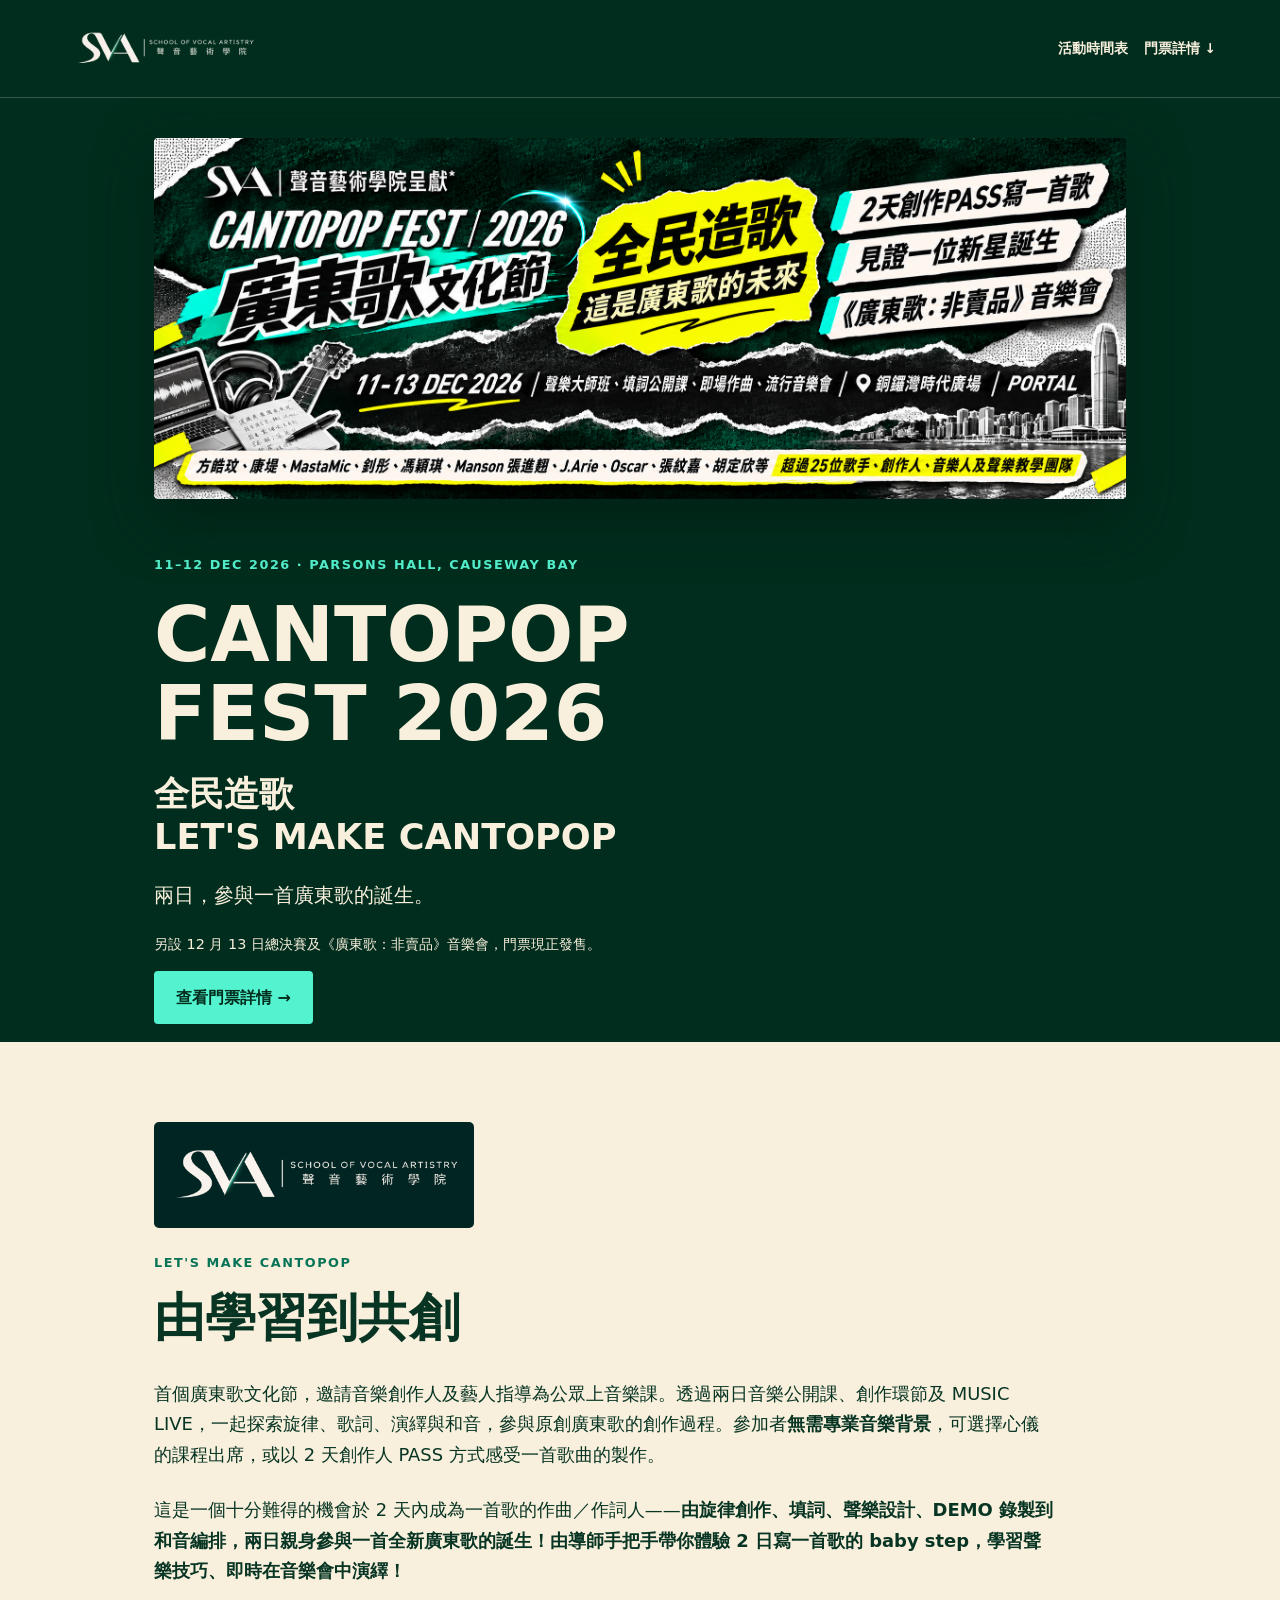
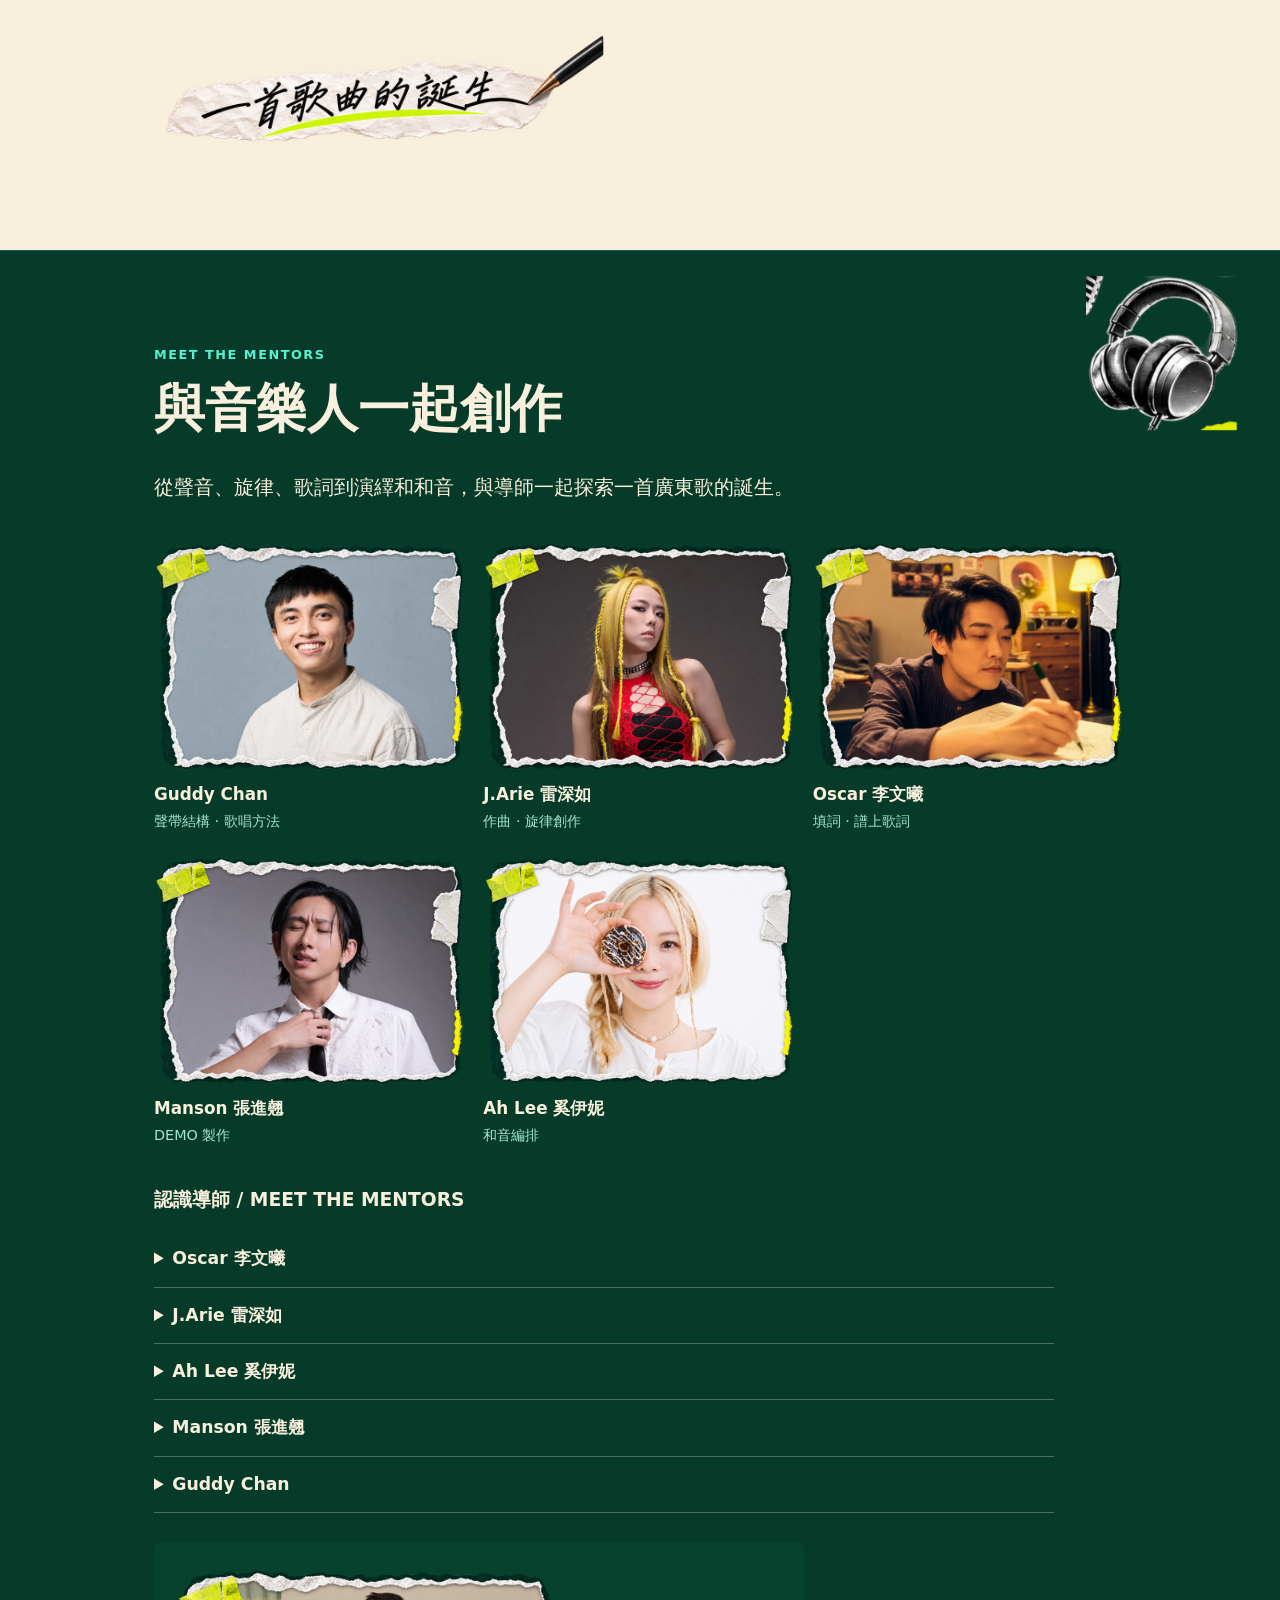
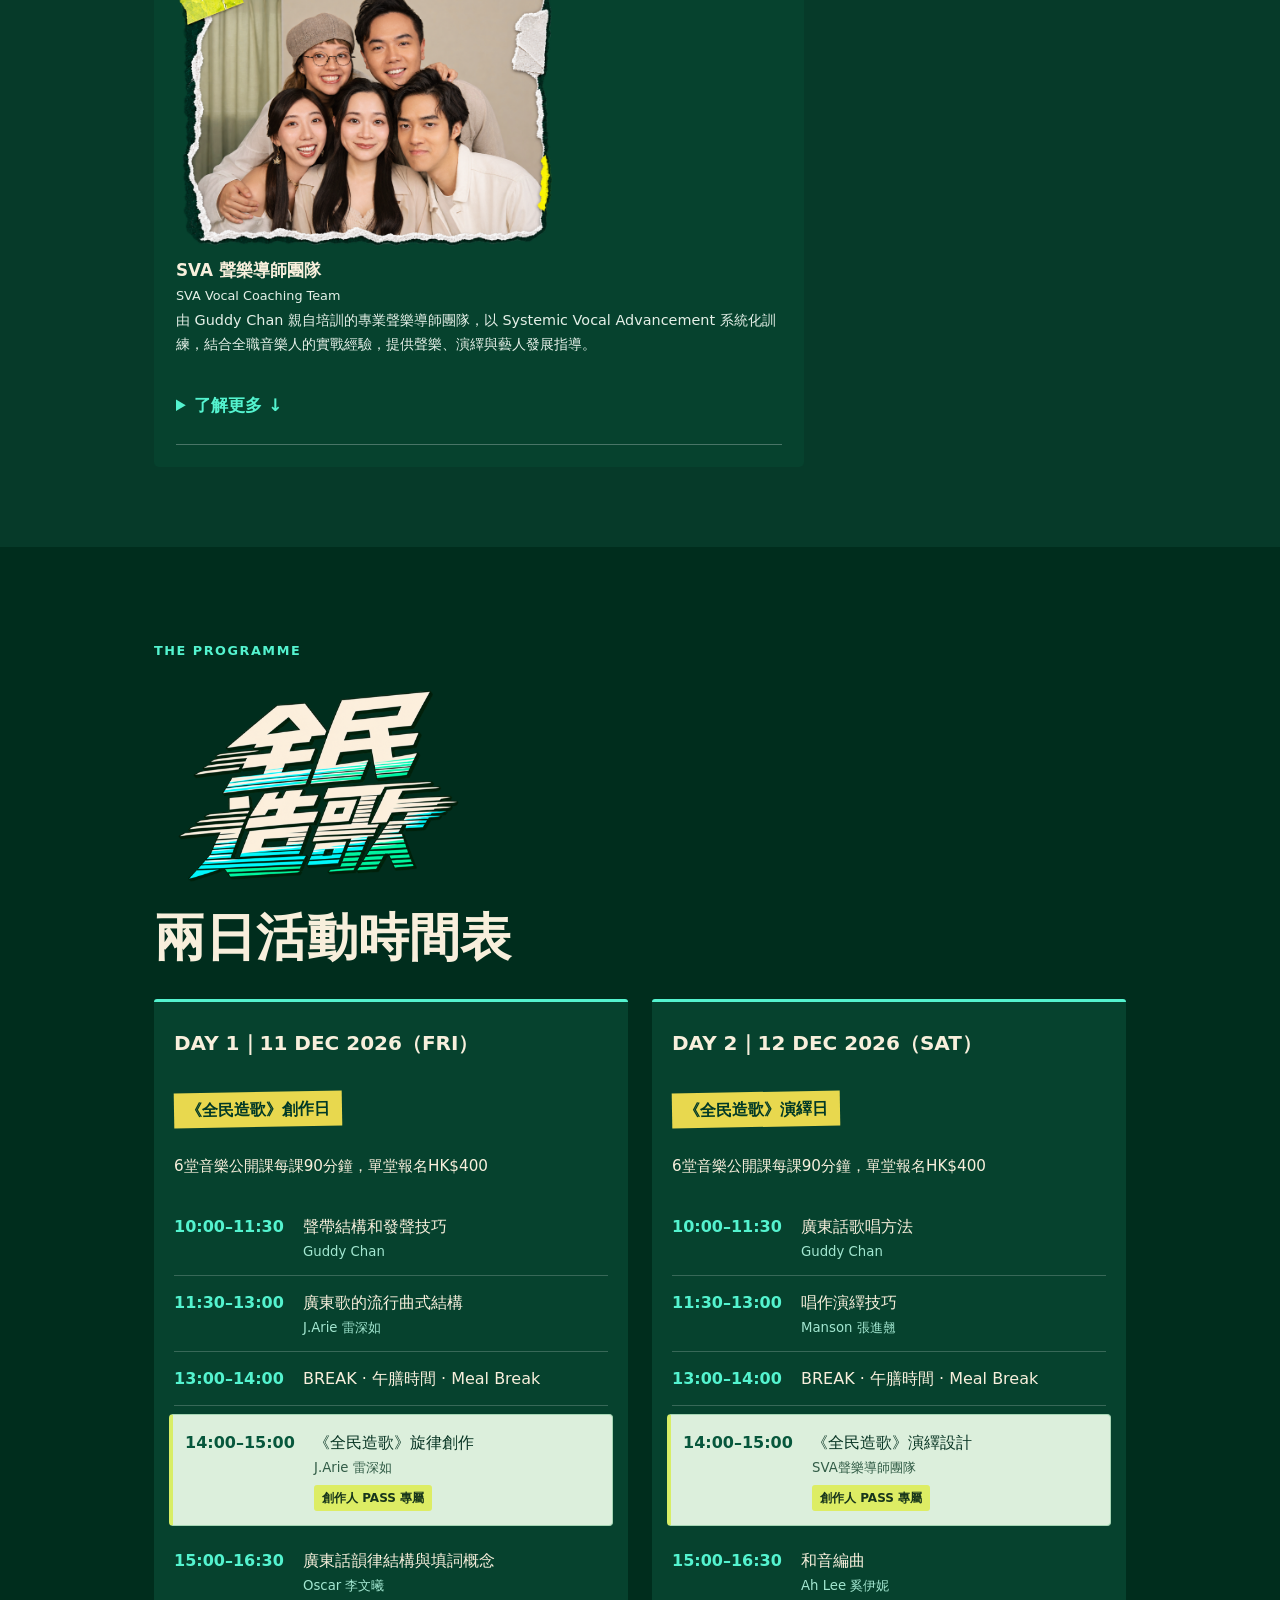
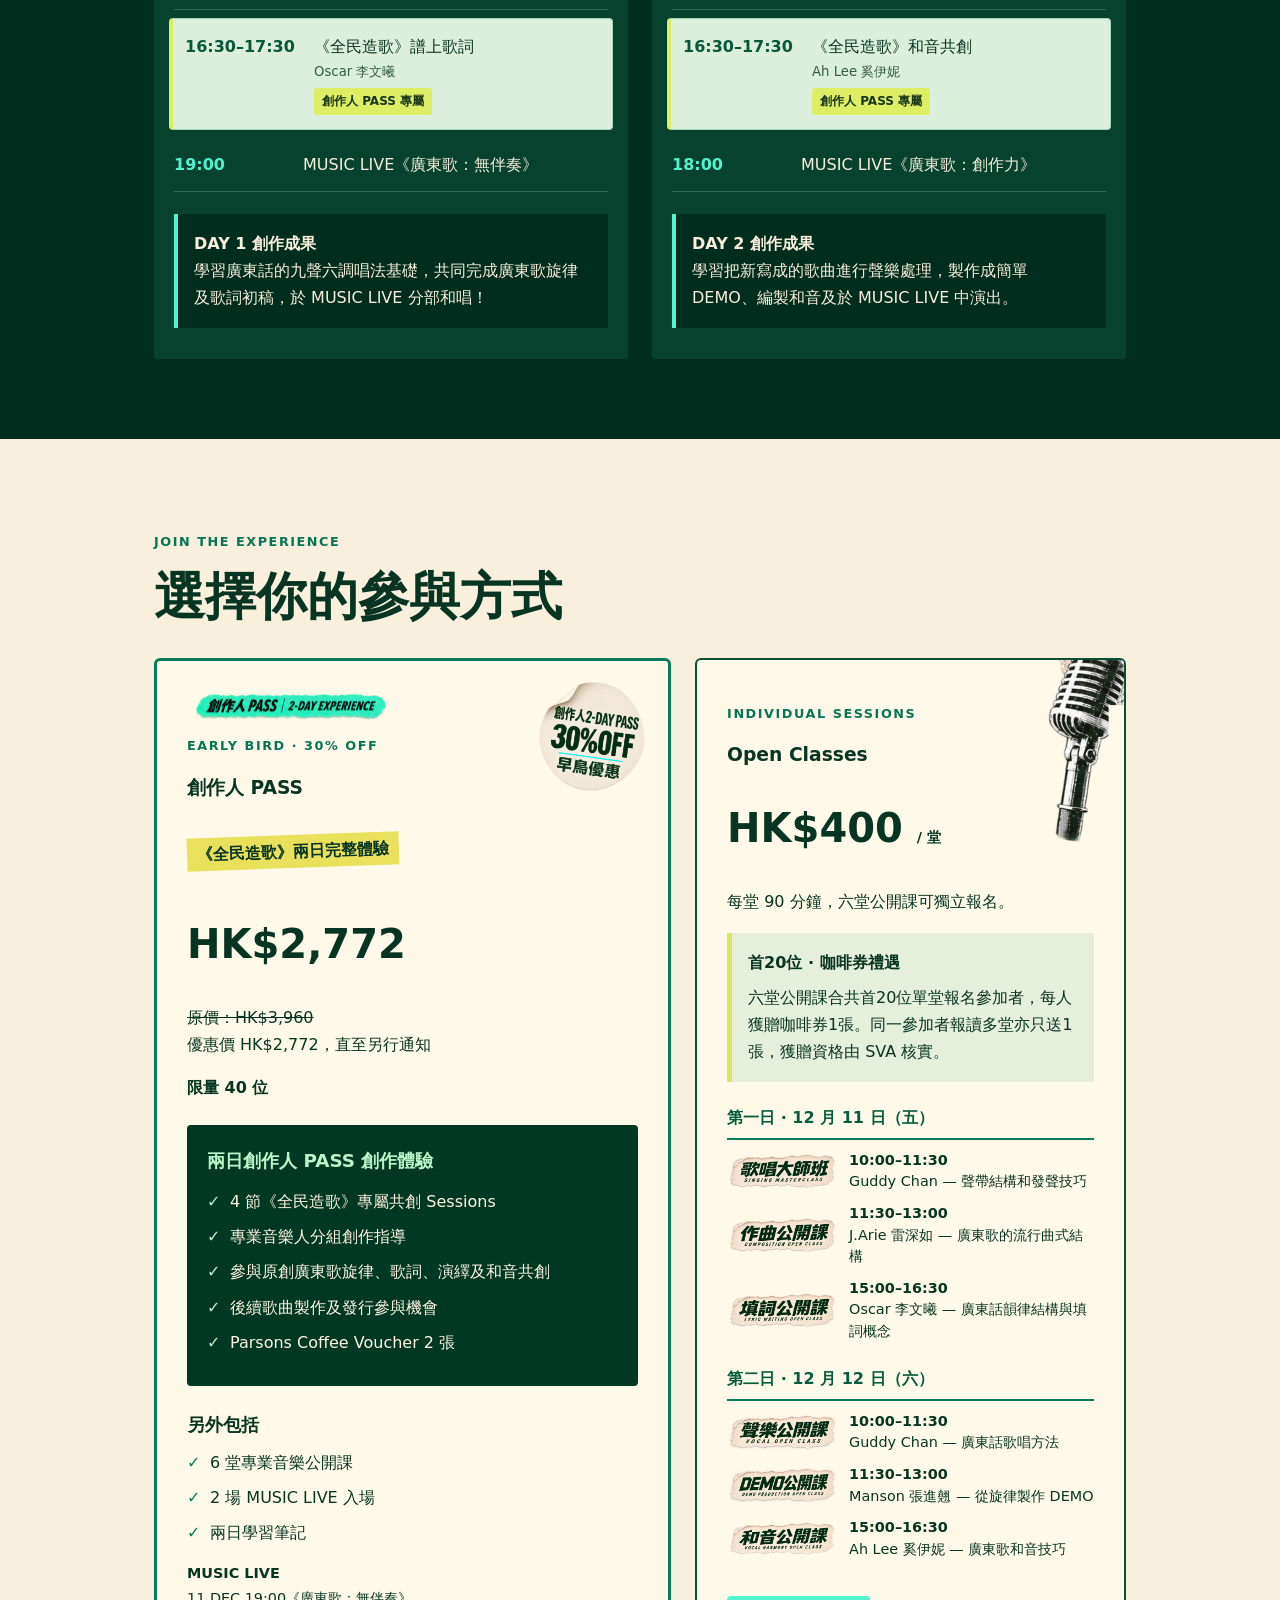
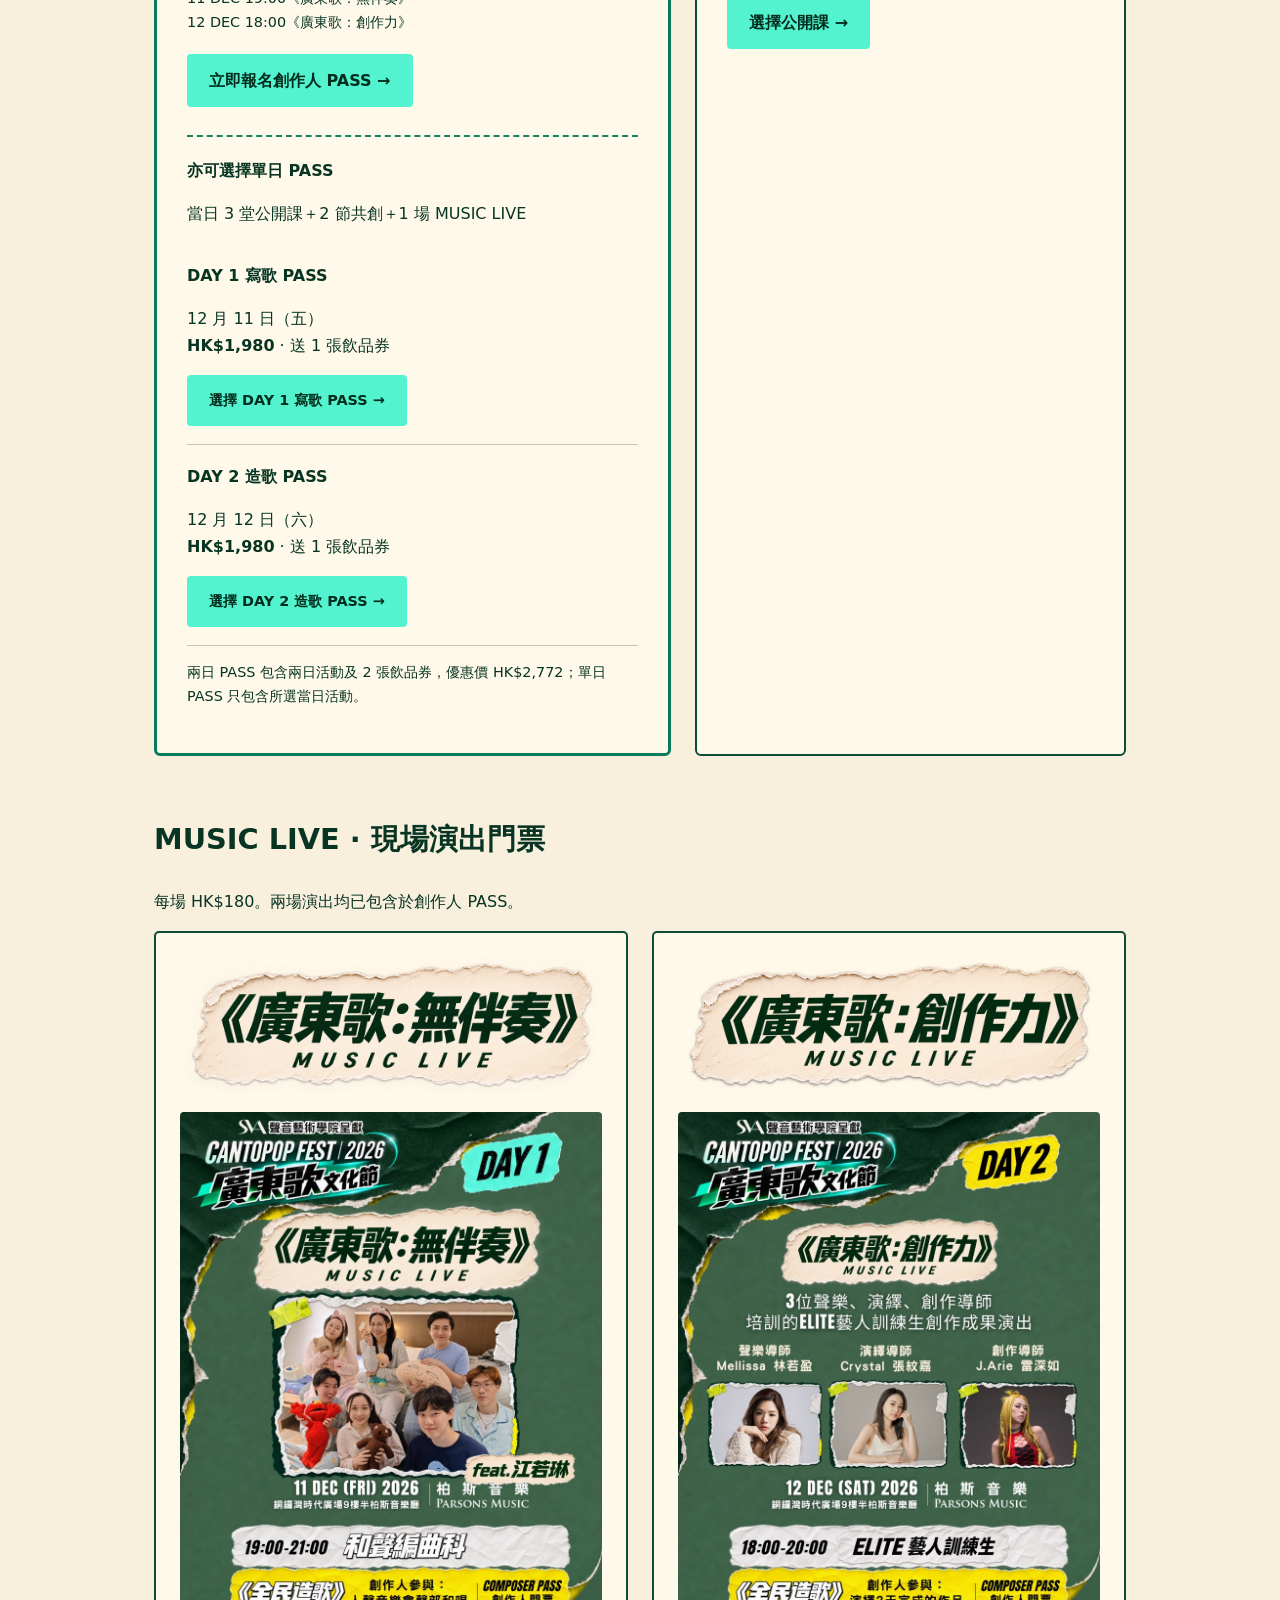
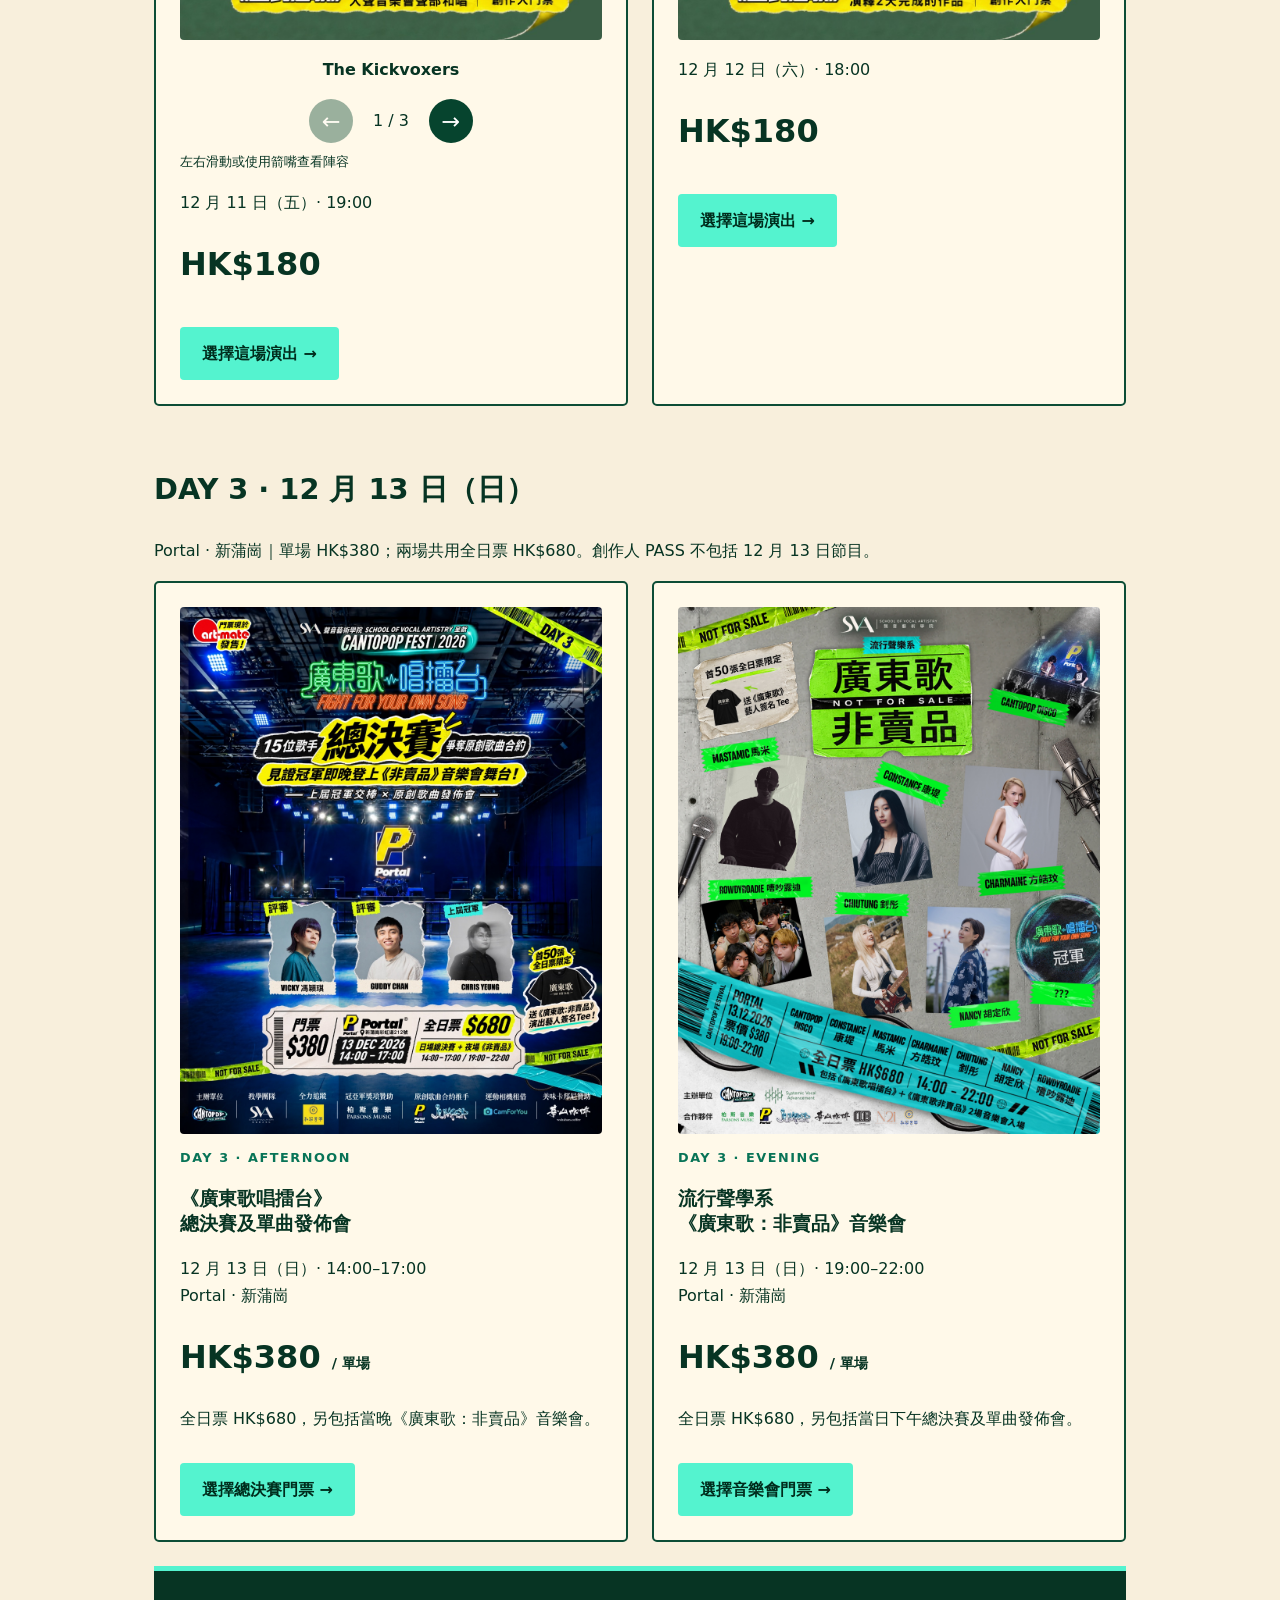
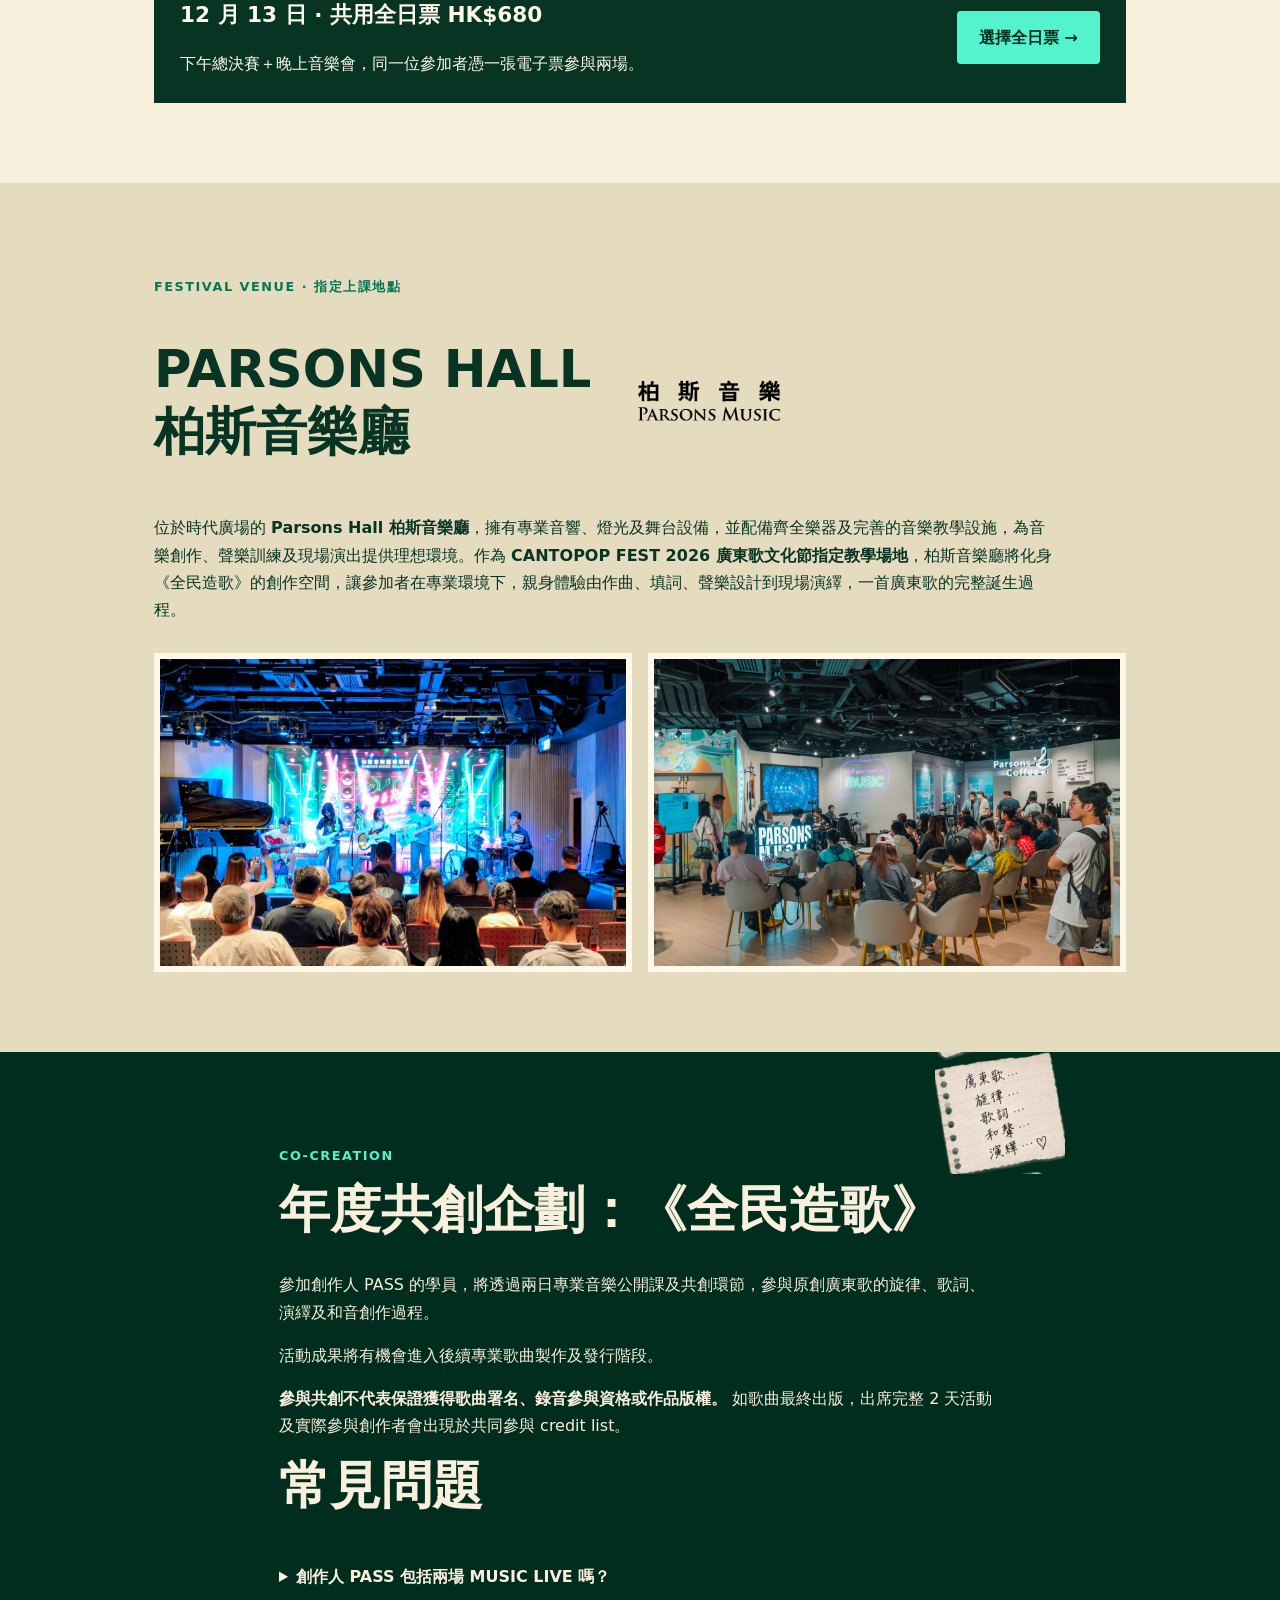
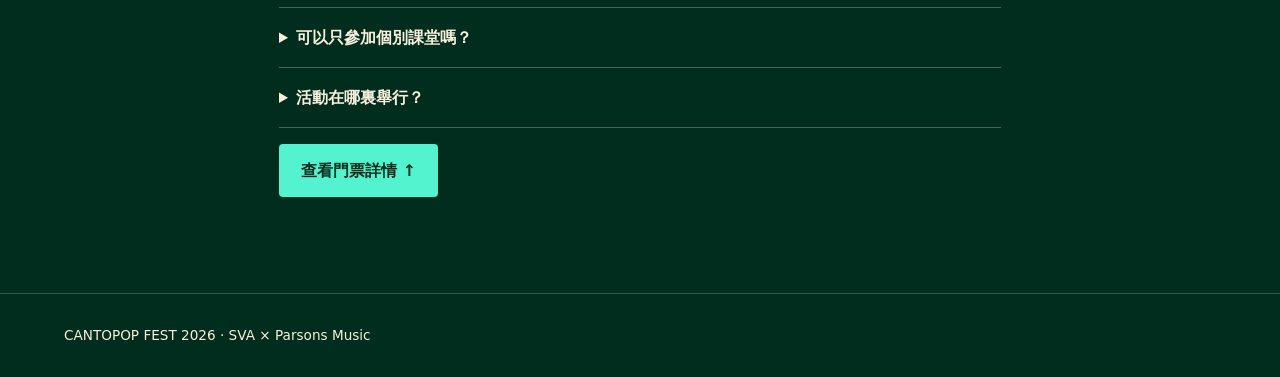
<file: festival/index.html>
<!doctype html><html lang="zh-Hant"><head><meta charset="utf-8"><meta name="viewport" content="width=device-width,initial-scale=1,viewport-fit=cover"><meta name="description" content="CANTOPOP FEST 2026 全民造歌，兩日參與廣東歌創作。"><title>CANTOPOP FEST 2026 · 全民造歌</title><style>
:root{color-scheme:dark;--green:#002d1d;--cream:#f8efdc;--mint:#54f3cf;--yellow:#f2d948}*{box-sizing:border-box}html{scroll-behavior:smooth}body{margin:0;background:#002d1d;color:var(--cream);font-family:system-ui,-apple-system,'Noto Sans TC',sans-serif;line-height:1.7}a{color:inherit}header{padding:15px 5%;display:flex;justify-content:space-between;align-items:center;gap:1rem;border-bottom:1px solid #ffffff33;font-weight:800}header a{text-decoration:none}nav{display:flex;gap:1rem;font-size:.85rem}main{overflow:hidden}.wrap{max-width:1100px;margin:auto;padding:80px 5%}.hero{display:grid;grid-template-columns:1fr 1fr;gap:5%;align-items:center;padding-top:40px;padding-bottom:60px}.hero img{width:100%;height:auto;display:block;border-radius:4px}.eyebrow{color:var(--mint);font-weight:800;letter-spacing:.12em;font-size:.8rem}.hero h1{font-size:clamp(2.6rem,6vw,5.3rem);line-height:1.04;margin:.25em 0}.hero h2{font-size:clamp(1.4rem,3vw,2.2rem);margin:.5em 0}.button{display:inline-block;background:var(--mint);color:#002d1d;padding:13px 22px;border-radius:4px;font-weight:800;text-decoration:none}.section-light{background:var(--cream);color:#073423}.section-light .eyebrow{color:#087457}h2{line-height:1.2;font-size:clamp(2rem,4vw,3.3rem);margin:.2em 0 .6em}h3{line-height:1.3}.intro{font-size:1.25rem;max-width:800px}.schedule{display:grid;grid-template-columns:1fr 1fr;gap:24px}.day{border-top:3px solid var(--mint)}.row{display:grid;grid-template-columns:115px 1fr;gap:14px;padding:13px 0;border-bottom:1px solid #ffffff33}.row time{color:var(--mint);font-weight:700}.tag{font-size:.72rem;color:#002d1d;background:var(--yellow);padding:2px 5px;border-radius:3px;white-space:nowrap}.tickets{display:grid;grid-template-columns:1.2fr 1fr;gap:24px}.card{padding:30px;border:2px solid #0c4d36;border-radius:6px}.price{font-size:2.5rem;font-weight:900;line-height:1}.small{font-size:.9rem}.notice{font-weight:700;background:#d9e9d6;padding:12px;color:#173a28}.terms{max-width:850px}.faq details{border-bottom:1px solid #ffffff44;padding:16px 0}.faq summary{font-weight:700;cursor:pointer}footer{padding:30px 5%;border-top:1px solid #ffffff33;font-size:.85rem}@media(max-width:700px){nav a:first-child{display:none}.hero,.schedule,.tickets{grid-template-columns:1fr}.hero{padding-top:24px}.hero img{max-width:460px;margin:auto}.hero-copy{order:2}.wrap{padding-top:55px;padding-bottom:55px}.row{grid-template-columns:100px 1fr}}
[hidden]{display:none!important}fieldset{border:1px solid #777;padding:18px}#order-form label{display:block;margin:10px 0}#order-form input:not([type=checkbox]){display:block;width:100%;padding:12px;border:1px solid #50705c;border-radius:4px;background:white;color:#10271a;font:inherit}button{border:0;cursor:pointer;font:inherit}button:disabled{opacity:.6}
.mentors-section{background:#063a29;border-top:1px solid #ffffff22}.mentor-grid{display:grid;grid-template-columns:repeat(5,minmax(0,1fr));gap:16px;margin-top:35px}.mentor{min-width:0}.mentor img{display:block;width:100%;height:auto}.mentor h3{font-size:1.05rem;margin:10px 0 0}.mentor p{color:#a3e7d1;font-size:.9rem;margin:3px 0}.waveform{display:block;width:min(360px,70%);height:auto;margin:30px 0 0}.programme{position:relative}.day{padding:8px 20px 15px;background:#06422e;border-radius:3px}.day h3{font-size:1.25rem}.card{position:relative;overflow:hidden;background:#fff9e9}.card-art{position:absolute;right:-10px;top:-10px;width:105px;height:auto;opacity:.94;pointer-events:none}.card h3,.card .eyebrow,.card .price{position:relative}.card .eyebrow{padding-right:75px}.pass-card{border:3px solid #087b5c}.class-card .card-art{width:90px}.hero img{box-shadow:0 20px 55px #001c12aa}.button:hover{filter:brightness(1.07)}@media(max-width:700px){.mentor-grid{grid-template-columns:repeat(2,minmax(0,1fr));gap:20px 12px}.mentor h3{font-size:1rem}.day{padding:6px 15px 12px}.card-art{width:80px}.class-card .card-art{width:70px}}

.sva-brand{display:block;width:min(320px,80%);height:auto;margin-bottom:24px;border-radius:5px}.about-copy{max-width:900px;font-size:1.12rem}.about-copy p{margin:0 0 1.4em}.venue{background:#e5dcbf;color:#073423}.venue-intro{max-width:900px}.venue .eyebrow{color:#087457}.parsons-logo{display:block;width:min(220px,60%);height:auto;margin-bottom:25px}.venue-images{display:grid;grid-template-columns:1fr 1fr;gap:16px;margin-top:30px}.venue-images img{display:block;width:100%;aspect-ratio:3/2;object-fit:cover;border:6px solid #fff8e9}.schedule-logo{display:block;width:min(320px,75%);height:auto;margin-bottom:20px;border-radius:5px}.voucher{display:block;width:100%;height:auto;margin:18px 0;border-radius:4px}.live-heading{font-size:1.8rem;margin-top:65px}.live-grid{display:grid;grid-template-columns:repeat(2,minmax(0,1fr));gap:24px}.live-card{background:#fff9e9;border:2px solid #0c4d36;padding:24px;border-radius:5px}.live-title{display:block;width:100%;height:auto;margin-bottom:15px}.live-poster{display:block;width:100%;height:auto;border-radius:4px}.live-card .price{font-size:2rem}.live-card .notice{margin-bottom:0}@media(max-width:700px){.venue-images,.live-grid{grid-template-columns:1fr}.venue-images{gap:12px}.live-heading{margin-top:40px}.about-copy{font-size:1rem}}

.venue-heading{display:flex;align-items:center;gap:28px;margin-bottom:24px}.venue-heading h2{margin:0}.venue-heading .parsons-logo{width:min(180px,28%);margin:0}.day-theme{display:inline-block;background:#e8d84e;color:#003927;padding:4px 12px;font-weight:800;transform:rotate(-1deg)}.outcome{margin-top:22px;padding:16px;border-left:4px solid #54f3cf;background:#002d1d}.discount-sticker{position:absolute;width:125px;right:12px;top:12px;transform:rotate(8deg)}.pass-heading{width:min(200px,46%);height:auto;display:block;margin:0 0 12px}.pass-name{display:inline-block;background:#e9e05c;padding:3px 10px;font-weight:900;transform:rotate(-2deg)}.pass-card>h3,.pass-card>.eyebrow,.pass-card>.price{padding-right:115px}.class-list{margin:20px 0}.class-list h4{color:#075c40;margin:22px 0 10px;border-bottom:2px solid #087b5c;padding-bottom:7px}.class-item{display:grid;grid-template-columns:110px 1fr;gap:12px;align-items:center;margin:10px 0}.class-item img{display:block;width:100%;height:auto}.class-item p{margin:0;font-size:.9rem;line-height:1.5}.poster-track{display:flex;overflow-x:auto;scroll-snap-type:x mandatory;scroll-behavior:smooth}.poster-track img{flex:0 0 100%;width:100%;scroll-snap-align:start}.slider-nav{display:flex;gap:10px;margin-top:12px}.slider-nav a{display:inline-block;padding:8px 12px;color:#fff;background:#06442e;text-decoration:none;border-radius:4px;font-weight:700}.slider-hint{font-size:.8rem;margin:8px 0 0}.mentors-section{background-image:url('assets/deco-headphones.png');background-repeat:no-repeat;background-size:160px;background-position:right 3% top 25px}.terms{background-image:url('assets/deco-lyrics.png');background-repeat:no-repeat;background-size:130px;background-position:right top}@media(max-width:700px){.venue-heading{gap:15px}.venue-heading h2{font-size:1.9rem}.venue-heading .parsons-logo{width:34%}.discount-sticker{width:100px}.pass-card>h3,.pass-card>.eyebrow,.pass-card>.price{padding-right:95px}.class-item{grid-template-columns:90px 1fr}.mentors-section{background-size:90px}.terms{background-size:80px}}
.song-birth{display:block;width:min(460px,90%);height:auto;margin-top:30px}.mentor-bios{margin-top:38px;max-width:900px}.mentor-bios details{border-bottom:1px solid #ffffff45;padding:13px 0}.mentor-bios summary{cursor:pointer;font-weight:800;font-size:1.08rem}.mentor-bios p{color:#e5f0e8;line-height:1.8}.poster-track .poster-slide{flex:0 0 100%;width:100%;scroll-snap-align:start}.poster-slide p{text-align:center;font-weight:800;color:#073423}.elan-slide img{background:#063a29;aspect-ratio:4/5;object-fit:contain}.slider-controls{display:flex;justify-content:center;align-items:center;gap:20px}.slider-controls button{background:#06442e;color:white;border:0;border-radius:50%;width:44px;height:44px;font-size:1.4rem;cursor:pointer}.slider-controls button:disabled{opacity:.4;cursor:default}.header-sva{display:block;width:200px;max-width:44%;line-height:0}.header-sva img{display:block;width:100%;height:auto}.header-sva:focus-visible{outline:3px solid #54f3cf}@media(max-width:700px){.header-sva{width:165px}}
#order-form label.ticket-option{display:flex;align-items:flex-start;gap:10px;margin:0;padding:14px 0;border-bottom:1px solid #c5d2c7}#order-form .ticket-option input[type=checkbox]{flex:0 0 auto;width:18px;height:18px;margin:4px 0 0;accent-color:#087b5c}#order-form .ticket-option>span{min-width:0}#order-form .option-date,#order-form .option-name{display:block}#order-form .option-date{font-size:.9rem;color:#075c40;margin-bottom:3px}#order-form .option-name{line-height:1.6}#order-form .ticket-option:last-child{border-bottom:0}
.schedule-teacher{display:block;color:#a3e7d1;font-size:.83rem;line-height:1.4;margin-top:3px}.mentor-grid{grid-template-columns:repeat(3,minmax(0,1fr))}.mentor-team details{margin-top:12px;font-size:.9rem}.mentor-team summary{cursor:pointer;color:#54f3cf;font-weight:700}.mentor-team .team-en{font-size:.8rem}.mentor-team p{line-height:1.65}.same-participant{display:flex!important;align-items:center;gap:8px}.participant-name-row{margin:12px 0;padding-left:12px;border-left:3px solid #087b5c}.participant-name-row small{display:block;color:#436150}.payment-copy{display:flex;flex-wrap:wrap;gap:8px;margin:12px 0}.payment-copy button{padding:8px 12px;background:#e4eddf;color:#073423;border-radius:4px}.festival-sticky-cta{display:none}@media(max-width:700px){.mentor-grid{grid-template-columns:repeat(2,minmax(0,1fr))}.mentor-team{grid-column:1/-1}.mentor-team>img{max-width:480px}.festival-sticky-cta{display:block;position:fixed;bottom:0;left:0;right:0;z-index:20;text-align:center;background:#54f3cf;color:#002d1d;padding:12px 16px calc(12px + env(safe-area-inset-bottom));font-weight:800;text-decoration:none;box-shadow:0 -3px 15px #001c1244}body{padding-bottom:calc(60px + env(safe-area-inset-bottom))}}/* V2.3 targeted corrections */
.row.creative-session{background:#dcefdc;color:#073423;padding:14px 12px;margin:8px -5px;border:1px solid #a6d5b4;border-left:4px solid #d8ee65;border-radius:4px}.creative-session time{color:#07573c}.creative-session .schedule-teacher{color:#315c46}.pass-exclusive-badge{display:inline-block;background:#dded64;color:#17351b;font-weight:800;font-size:.75rem;padding:3px 8px;border-radius:3px;margin-top:7px}.pass-exclusive-panel{margin-top:24px;padding:20px;background:#003824;color:#fff5e2;border-radius:4px}.pass-exclusive-panel h4{color:#b9f5c8;margin:0 0 12px;font-size:1.15rem}.pass-included{padding:5px 0}.pass-included h4{font-size:1.1rem;margin:20px 0 9px}.pass-checklist{list-style:none;padding:0;margin:0}.pass-checklist li{position:relative;padding-left:23px;margin:9px 0;line-height:1.65}.pass-checklist li::before{content:'✓';position:absolute;left:0;color:#087b5c;font-weight:900}.pass-exclusive-panel .pass-checklist li::before{color:#b9f5c8}.pass-capacity{font-weight:800}.pass-apply{margin-top:18px;width:100%;text-align:center}.mentor-bios .mentor-team{margin-top:30px;max-width:650px;padding:22px;background:#06422e;border-radius:5px}.mentor-bios .mentor-team>img{max-width:380px}.team-less{display:none}.team-profile-details[open] .team-more{display:none}.team-profile-details[open] .team-less{display:inline}.team-profile-details summary{padding:10px 0}.festival-sticky-cta{display:none}.festival-sticky-cta[hidden]{display:none!important}.sticky-ticket-copy strong,.sticky-ticket-copy span{display:block}.sticky-ticket-copy strong{font-size:1rem;line-height:1.5}.sticky-ticket-copy span{font-size:.73rem;line-height:1.5;color:#d9eadc}#tickets,#order-box{scroll-margin-top:18px}
@media(max-width:700px){.festival-sticky-cta{display:flex;align-items:center;justify-content:space-between;gap:10px;position:fixed;inset:auto 0 0;z-index:100;background:#002d1d;color:#f8efdc;padding:10px 14px calc(10px + env(safe-area-inset-bottom));text-align:left;box-shadow:0 -3px 18px #001c1255}.festival-sticky-cta .button{padding:11px 16px;white-space:nowrap;background:#54f3cf;color:#002d1d;font-size:.95rem}body{padding-bottom:calc(86px + env(safe-area-inset-bottom))}.mentor-bios .mentor-team{padding:16px}.row.creative-session{padding:12px 9px}.pass-exclusive-panel{padding:16px}.pass-card .pass-name{max-width:100%;font-size:1rem}}
.ticket-option:has(#pass){background:#d9efce!important;border:2px solid #087b5c!important;padding:16px 12px!important;border-radius:5px;margin-bottom:12px!important}.ticket-option:has(#pass:checked){background:#c4ebba!important;box-shadow:0 0 0 2px #087b5c}.quantity-control{margin-left:auto;flex:0 0 62px;display:flex;flex-direction:column;gap:3px;font-size:.8rem}.quantity-control select{font:inherit;font-size:1rem;padding:6px;border:1px solid #547d61;background:#fff;color:#073423;border-radius:4px}.ticket-option:has(input:disabled):not(:has(input:checked)){opacity:.55}#back-to-selection{margin:10px 0}.ticket-option>span:not(.quantity-control){flex:1}
.preview-strip{text-align:center;background:#f8efdc;color:#073423;font-size:12px;padding:8px}.purchase-open{margin-top:15px}.festival-sticky-cta{width:100%;border-radius:0}dialog{border:0;padding:0;width:min(1180px,96vw);max-height:94dvh;background:#f8efdc;color:#073423;border-radius:8px;box-shadow:0 30px 120px #0008}dialog::backdrop{background:#001b13dc;backdrop-filter:blur(5px)}.checkout-top{height:67px;display:flex;align-items:center;justify-content:space-between;padding:12px 24px;background:#002d1d}.checkout-top img{width:170px;height:45px;object-fit:contain}.checkout-top button{background:transparent;color:#f8efdc;font-size:34px;width:44px;height:44px;line-height:1}.checkout-layout{display:grid;grid-template-columns:38% 62%;height:min(760px,calc(94dvh - 67px))}.checkout-art{position:relative;overflow:hidden;background:#002d1d}.checkout-art>img{height:100%;width:100%;object-fit:cover;object-position:center top}.checkout-caption{position:absolute;bottom:0;left:0;right:0;padding:70px 25px 25px;background:linear-gradient(transparent,#002d1df5);color:#f8efdc}.checkout-caption h2{font-size:28px;margin:10px 0}.checkout-caption span,.checkout-caption p{font-size:11px;font-weight:700}.checkout-content{display:flex;flex-direction:column;min-height:0;min-width:0}.checkout-progress{display:flex;gap:8px;padding:22px 26px 0}.checkout-progress span{flex:1;border-top:4px solid #cad3c3;padding-top:8px;color:#6b7d68;font-size:10px}.checkout-progress span.active{border-color:#087b5c;color:#063a29;font-weight:800}.checkout-scroll{padding:20px 26px;overflow:auto;flex:1;min-height:0}.checkout-kicker{font-size:11px;color:#087b5c;letter-spacing:.1em;font-weight:800;margin:0 0 8px}#purchase-title{font-size:28px;margin:0 0 15px}.checkout-panel>p{font-size:13px}.experience-choices{display:grid;gap:12px}.experience-choices button{display:flex;align-items:stretch;text-align:left;background:#fffaf0;border:1px solid #9db39b;border-radius:5px;padding:0;overflow:hidden;color:#073423}.experience-choices button:hover{border-color:#087b5c;box-shadow:0 3px 12px #002d1d22;transform:translateY(-1px)}.experience-choices img{width:115px;object-fit:cover;object-position:center 25%}.experience-choices span{padding:14px 18px;display:flex;flex-direction:column;gap:3px}.experience-choices small{font-size:10px;color:#087b5c}.experience-choices strong{font-size:21px}.experience-choices em{font-style:normal;font-size:11px}.experience-choices b{font-size:17px;margin-top:5px}.experience-choices del{font-size:11px;color:#6a7866;font-weight:400}.ticket-heading{font-size:13px;margin:24px 0 8px}.visual-ticket{display:flex;align-items:center;gap:12px;border:1px solid #bac9b2;background:#fffaf0;border-radius:4px;padding:12px;margin:9px 0}.visual-ticket.selected{border:2px solid #087b5c;padding:11px}.visual-ticket.included{opacity:.55;background:#e1e9d7}.visual-ticket>img{width:63px;height:78px;object-fit:cover;object-position:top}.visual-ticket input[type=checkbox]{width:18px;height:18px;accent-color:#087b5c;flex-shrink:0}.ticket-info{flex:1;min-width:0}.ticket-info label{margin:0!important;font-size:13px;font-weight:800}.ticket-info small{display:block;font-size:10px}.quantity{display:flex;gap:4px;margin-top:8px;align-items:center}.quantity button{width:30px;height:30px;background:#e2edda;color:#073423;border-radius:3px}.quantity input{width:53px!important;padding:3px!important;text-align:center;height:30px;min-height:0!important;margin:0!important}.ticket-price{font-size:13px;white-space:nowrap}.checkout-panel label{display:block;margin:18px 0;font-size:12px;font-weight:700}.checkout-panel input:not([type=checkbox]):not([type=file]),.checkout-panel textarea{display:block;width:100%;background:#fffdf6;color:#073423;border:1px solid #a7b79d;border-radius:4px;padding:12px;font:inherit;margin-top:6px;font-size:15px}.checkout-panel textarea{min-height:90px;resize:vertical}.checkout-panel input:focus,.checkout-panel textarea:focus{outline:2px solid #087b5c;outline-offset:2px}.checkout-footer{padding:16px 26px;border-top:1px solid #bdcbb3;display:flex;align-items:center;justify-content:space-between;gap:15px;background:#ede7d3}.checkout-total span,.checkout-total small{display:block;font-size:10px}.checkout-total strong{font-size:24px;line-height:1.2}.checkout-actions{display:flex;gap:12px;align-items:center}.checkout-actions .button{font-size:12px;padding:13px 18px}.quiet-button{background:transparent;color:#075c40;text-decoration:underline;text-underline-offset:4px;font-size:12px;min-height:40px}.checkout-note,.payment-guide{padding:16px;background:#ddebd6;font-size:12px;border-left:3px solid #087b5c}.checkout-message{background:#ffe4d9;color:#802c18;padding:12px;font-size:12px;border-radius:3px}.review-ticket{display:grid;grid-template-columns:70px 1fr auto;gap:14px;padding:16px 0;border-bottom:1px dashed #9db39b}.review-ticket img{width:70px;height:90px;object-fit:cover;object-position:top}.review-ticket strong{display:block;font-size:14px}.review-ticket small{display:block;font-size:11px}.review-ticket b{font-size:15px}.checkout-panel dl{font-size:12px}.checkout-panel dt{font-weight:bold;margin-top:12px}.checkout-panel dd{margin:0;overflow-wrap:anywhere}.receipt-box{padding:28px 18px;border:2px dashed #8eaa87;text-align:center;background:#fffaf0}.receipt-box input{display:block;max-width:100%;margin:18px auto;font-size:12px}.receipt-box small{font-weight:400}.ack{display:flex!important;gap:10px;align-items:flex-start;font-weight:400!important}.ack input{flex-shrink:0;margin-top:5px}.completion-ticket{padding:30px;background:#fffaf0;border-top:5px solid #087b5c;border-bottom:1px dashed #91ac89;margin:25px 0}.completion-ticket small{font-size:10px}.completion-ticket h3{font-size:25px}.completion-ticket p{font-size:13px}@media(max-width:800px){.checkout-layout{grid-template-columns:1fr;height:calc(94dvh - 60px)}.checkout-art{display:none}.checkout-top{height:60px}.checkout-progress{padding:18px 18px 0;gap:5px}.checkout-progress span{font-size:9px}.checkout-scroll{padding:18px}.checkout-footer{padding:14px 18px}.checkout-total strong{font-size:21px}.checkout-actions{gap:8px}.checkout-actions .button{padding:12px;font-size:11px}.experience-choices img{width:100px}.experience-choices strong{font-size:19px}.visual-ticket>img{width:48px;height:64px}.visual-ticket{gap:8px;padding:10px}.visual-ticket.selected{padding:9px}.ticket-price{font-size:11px}#purchase-title{font-size:25px}.checkout-panel label{font-size:11px}}@media(prefers-reduced-motion:reduce){html{scroll-behavior:auto}.experience-choices button:hover{transform:none}}

#purchase #order-box{margin:0!important;max-width:none!important;padding:0;color:#073423}#purchase .checkout-scroll{padding-bottom:25px}#purchase fieldset{border:0;padding:0;margin:0;min-width:0}#purchase legend{font-weight:800;margin-bottom:12px}#purchase #order-form .ticket-option{display:flex;align-items:center;gap:12px;padding:14px 10px;margin:0;border-bottom:1px solid #bdcbb3}#purchase #order-form .ticket-option:has(#pass){background:#d5ecd9;border:2px solid #087b5c;border-radius:5px;margin-bottom:15px}#purchase .ticket-thumb{width:58px;height:74px;object-fit:cover;object-position:top;flex-shrink:0}#purchase .quantity-control{margin-left:auto;flex:0 0 60px}#purchase .quantity-control>span{display:block;font-size:11px}#purchase select{width:60px;padding:6px;background:#fffdf6;color:#073423;border:1px solid #8eaa87;border-radius:3px}#purchase .option-name{font-size:13px}#purchase #order-form .option-date{font-size:11px}#purchase #order-form label{font-size:13px}#purchase .quantity-control select:disabled{opacity:.5}#purchase #order-message{font-size:14px;overflow-wrap:anywhere}#purchase #order-message:not(:empty){padding:14px;background:#ddebd6;margin-top:15px}#purchase #checkout-payment>img{display:block;margin:15px 0}#purchase #checkout-payment input[type=file]{width:100%;padding:14px;background:#fffdf6;border:2px dashed #8eaa87}#purchase #payment-total{margin:0;font-size:18px;font-weight:800}#purchase .checkout-footer{position:sticky;bottom:0}#purchase #order-form{display:flex;flex-direction:column;min-height:0}#purchase .checkout-scroll{min-height:200px}#purchase #hold-countdown{font-size:18px;font-weight:800;color:#075c40}#purchase .participant-name-row input{margin-bottom:12px}#purchase .same-participant input{width:18px;height:18px}body:has(dialog[open]){overflow:hidden}#purchase .review-ticket .ticket-thumb{width:60px;height:75px}#purchase .checkout-footer button{white-space:normal}#purchase .checkout-footer .button{font-size:13px}#purchase [data-step]{scroll-margin-top:20px}
@media(max-width:800px){#purchase{width:100vw;max-width:100vw;max-height:100dvh;height:100dvh;border-radius:0;margin:0}.checkout-layout{height:calc(100dvh - 60px)}#purchase .ticket-thumb{width:40px;height:54px}#purchase #order-form .ticket-option{gap:8px;padding:12px 4px}#purchase .quantity-control{flex-basis:48px}#purchase select{width:48px}#purchase .checkout-footer{padding-bottom:calc(14px + env(safe-area-inset-bottom))}#purchase #payment-total{font-size:16px}.checkout-actions{gap:6px}#purchase .checkout-progress{padding-bottom:12px}.checkout-caption{display:none}}

#purchase .checkout-content{position:relative}#purchase .checkout-footer{position:absolute;bottom:0;left:0;right:0;z-index:3}#purchase .checkout-scroll{padding-bottom:130px}#purchase .checkout-footer[hidden]{display:none!important}

.programme-class-note{font-size:.95rem;line-height:1.6;margin:10px 0 22px;color:#f8efdc}
.day3-bundle{display:flex;gap:24px;align-items:center;justify-content:space-between;background:#073423;color:#fff9e9;padding:26px;margin-top:24px;border-top:5px solid #54f3cf}.day3-bundle strong{font-size:1.35rem}.day3-bundle p{margin-bottom:0}.day3-bundle .button{flex-shrink:0}.day3-option{border-color:#1d8062}.day3-choice-heading{margin-top:28px}.coupon-control{border-top:1px solid #d3ccb9;padding-top:18px;margin-top:20px}.coupon-control>div{display:flex;gap:8px;align-items:center}.coupon-control input{min-width:0;flex:1}.coupon-control button{padding:11px;border:1px solid #07563b;border-radius:4px;cursor:pointer}#coupon-status,#review-discount{font-size:14px;color:#166647}#review-discount:empty{display:none}@media(max-width:700px){.day3-bundle{display:block}.day3-bundle .button{margin-top:16px}.coupon-control>div{flex-wrap:wrap}}
.single-day-passes{border-top:2px dashed #16825f;margin-top:28px;padding-top:20px}.single-day-passes>div{padding:18px 0;border-bottom:1px solid #c3c9ad}.single-day-passes h4{margin:0 0 10px}.single-day-passes .button{font-size:.9rem}.day-pass-option{background:#e3eedb;border-left:5px solid #047453}.day-pass-option small{display:block;margin-top:6px;font-size:12px;line-height:1.6}
/* Display the supplied landscape artwork in full. */
.hero .festival-hero-banner{grid-column:1 / -1;grid-row:1;width:100%;max-width:none;height:auto;object-fit:contain}.hero .hero-copy{grid-column:1 / -1}
</style><!-- Meta Pixel Code: festival only -->
<script>
!function(f,b,e,v,n,t,s)
{if(f.fbq)return;n=f.fbq=function(){n.callMethod?
n.callMethod.apply(n,arguments):n.queue.push(arguments)};
if(!f._fbq)f._fbq=n;n.push=n;n.loaded=!0;n.version='2.0';
n.queue=[];t=b.createElement(e);t.async=!0;
t.src=v;s=b.getElementsByTagName(e)[0];
s.parentNode.insertBefore(t,s)}(window, document,'script',
'https://connect.facebook.net/en_US/fbevents.js');
fbq('init', '2145243992746131');
fbq('track', 'PageView');
</script>
<!-- End Meta Pixel Code -->
</head><body>
<noscript><img height="1" width="1" style="display:none" alt="" src="https://www.facebook.com/tr?id=2145243992746131&amp;ev=PageView&amp;noscript=1"></noscript>
<header><a class="header-sva" href="https://hksva.com/" aria-label="返回 SVA 聲音藝術學院首頁"><img src="assets/sva-header-h04.png" width="1000" height="333" alt="SVA 聲音藝術學院"></a><nav><a href="#schedule">活動時間表</a><a href="#tickets">門票詳情 ↓</a></nav></header><main id="top"><section class="wrap hero"><div class="hero-copy"><p class="eyebrow">11–12 DEC 2026 · PARSONS HALL, CAUSEWAY BAY</p><h1>CANTOPOP<br>FEST 2026</h1><h2>全民造歌<br>LET'S MAKE CANTOPOP</h2><p class="intro">兩日，參與一首廣東歌的誕生。</p><p class="small">另設 12 月 13 日總決賽及《廣東歌：非賣品》音樂會，門票現正發售。</p><a class="button" href="#tickets">查看門票詳情 →</a></div><img class="festival-hero-banner" src="assets/festival-banner-20261120.png" width="2057" height="764" alt="CANTOPOP FEST 2026 廣東歌文化節，12月11至13日全民造歌及音樂會" fetchpriority="high"></section><section class="section-light about"><div class="wrap"><img class="sva-brand" src="assets/sva-logo.png" alt="SVA 聲音藝術學院" loading="lazy"><p class="eyebrow">LET'S MAKE CANTOPOP</p><h2>由學習到共創</h2><div class="about-copy"><p>首個廣東歌文化節，邀請音樂創作人及藝人指導為公眾上音樂課。透過兩日音樂公開課、創作環節及 MUSIC LIVE，一起探索旋律、歌詞、演繹與和音，參與原創廣東歌的創作過程。參加者<strong>無需專業音樂背景</strong>，可選擇心儀的課程出席，或以 2 天創作人 PASS 方式感受一首歌曲的製作。</p><p>這是一個十分難得的機會於 2 天內成為一首歌的作曲／作詞人——<strong>由旋律創作、填詞、聲樂設計、DEMO 錄製到和音編排，兩日親身參與一首全新廣東歌的誕生！由導師手把手帶你體驗 2 日寫一首歌的 baby step，學習聲樂技巧、即時在音樂會中演繹！</strong></p></div><img class="song-birth" src="assets/song-birth.png" alt="一首歌曲的誕生" loading="lazy"></div></section><section class="mentors-section" id="mentors"><div class="wrap"><p class="eyebrow">MEET THE MENTORS</p><h2>與音樂人一起創作</h2><p class="intro">從聲音、旋律、歌詞到演繹和和音，與導師一起探索一首廣東歌的誕生。</p><div class="mentor-grid"><article class="mentor"><img src="assets/Guddy.png" alt="Guddy Chan" loading="lazy"><h3>Guddy Chan</h3><p>聲帶結構 · 歌唱方法</p></article><article class="mentor"><img src="assets/02_J-Arie.png" alt="J.Arie 雷深如" loading="lazy"><h3>J.Arie 雷深如</h3><p>作曲 · 旋律創作</p></article><article class="mentor"><img src="assets/Oscar.png" alt="Oscar 李文曦" loading="lazy"><h3>Oscar 李文曦</h3><p>填詞 · 譜上歌詞</p></article><article class="mentor"><img src="assets/Manson.png" alt="Manson 張進翹" loading="lazy"><h3>Manson 張進翹</h3><p>DEMO 製作</p></article><article class="mentor"><img src="assets/Ah-Lee.png" alt="Ah Lee 奚伊妮" loading="lazy"><h3>Ah Lee 奚伊妮</h3><p>和音編排</p></article></div><div class="mentor-bios"><h3>認識導師 / MEET THE MENTORS</h3><details><summary>Oscar 李文曦</summary><p>現為商業電台叱咤903DJ，亦為本地填詞人、音樂錄像導演及演唱會創意策劃。出版著作有長篇小說《壽願僧》、散文集《一起一個人》、《日常風物詩》、《想像記憶集合體》、短篇故事集《虛構夜誌》、《山海之間》。填詞作品約三百首，其中本地流行榜冠軍歌包括Mirror《Reflection》、陳奕迅《致明日的舞》、陳健安《戀愛腦之死》、陳卓賢《留一天與你喘息》、林家謙《喃嘸師感官漫遊》、陳慧琳《鳴謝你而不想說後悔》、Collar《Riding High》、鄭秀文《致我們的夢想》、炎明熹《風旅》等等。</p></details><details><summary>J.Arie 雷深如</summary><p>香港唱作女歌手及創作導師，作曲作品 Kiri.T《至少做一件離譜的事》獲得CASH 金帆獎《最佳旋律》。近年參與作曲及製作的部分包括Jeremy 李駿傑《I Played Me Like a Fool》、Stephy鄧麗欣《已經離我太遠》、Lolly Talk《一把火》、炎明熹《Little Magic》、黃淑蔓《Dream my dreams》，容祖兒《但你要甜》、Kiri.T《哀傷和愛上算不算同音字》、炎明熹《Only for me》、鄭欣宜《豐乳肥臀》等等。</p></details><details><summary>Ah Lee 奚伊妮</summary><p>香港作曲人、唱作歌手、音樂製作人、人聲音樂創作者。2024年入選馮穎琪及周耀輝策劃的《埋班作樂III》，擔任作曲人，在監製王雙駿帶領下創作《地縛靈》（王嘉儀主唱），最終奪得「最佳旋律」「最佳編曲」及「最佳歌曲」三個獎項。作曲及監製作品包括尹嘉裕《Situationship》、胡定欣《未知也好》。個人單曲包括《我行》、《黑太陽》、《赤裏海》，以破格的「失序多重人聲」風格廣獲音樂人、製作人及電台DJ推介。</p><p>活躍和音編製及無伴奏演出，包括為電影《哪一天我們會飛》主題曲《差一點我們會飛》、電影《媽媽的神奇小子》主題曲《神奇之路》、第38屆香港電影金像獎頒獎典禮「致敬環節」歌曲《可一可再》作無伴奏編曲及演繹。2024隨音樂組合VOB遠赴莫斯科參加Moscow A Cappella Festival 2024，完成14場演出並於音樂節大賽中榮獲亞軍。</p></details><details><summary>Manson 張進翹</summary><p>2021年因參加節目《全民造星3》廣為人熟悉，出道作《今天我不想做嘢》道出城市人的心聲，同年獲得新城勁爆頒獎禮「勁爆獨立音樂人獎」。2023年推出首張全英文個人概念EP【liFe iS...】，當中一首富英倫搖滾味道的歌曲「QUEST?ONS」獲得商業二台「903豁達推介 No.1」。</p><p>今年推出單曲《夢旅途之歌》、《Soul Beautiful》、《累極才是正常》等，延續遼闊的詞曲創作之路。</p></details><details><summary>Guddy Chan</summary><p>畢業於香港中文大學音樂系，於美國跟隨荷里活頂尖流行聲樂導師 Brett Manning（曾指導 Taylor Swift、Miley Cyrus 及 Jimmy Gnecco）深造及親自頒發認證，成為「Singing Success」認可聲樂教練。先後跟隨國際大師 Ron Anderson（P!nk 及 Alicia Keys 的導師）和 Gary Catona（Whitney Houston 及 Stevie Wonder 的導師）研習，掌握了如何建立歌手聲音、以及運用身體協調來達致高效發聲的專業技術。</p><p>融合 Classical Music background 及荷里活頂級聲樂技巧帶到現時當代香港流行樂壇，Guddy 是備受追捧的「明星級」聲樂教練，目前指導歌手包括陳柏宇、衛蘭、鄭秀文、MC 張天賦、Gareth.T、林奕匡、陳健安、馮允謙、劉浩龍、連詩雅、Rubberband主音6號、MIRROR 成員Jeremy、Anson Lo、洪卓立、方皓玟、小肥、胡定欣等超過50位歌手。除了技巧提升，Guddy亦擅長協助歌手修復各類聲帶問題，如聲帶結節、痙攣性失音症及聲帶萎縮等。</p></details><article class="mentor mentor-team" id="sva-team-profile"><img src="assets/sva-coaching-team.png" width="900" height="675" alt="SVA 聲樂導師團隊合照" loading="lazy"><h3>SVA 聲樂導師團隊</h3><p class="team-en">SVA Vocal Coaching Team</p><p>由 Guddy Chan 親自培訓的專業聲樂導師團隊，以 Systemic Vocal Advancement 系統化訓練，結合全職音樂人的實戰經驗，提供聲樂、演繹與藝人發展指導。</p><details class="team-profile-details"><summary><span class="team-more">了解更多 ↓</span><span class="team-less">收起 ↑</span></summary><p>SVA 聲樂導師團隊由 Guddy Chan 親自培訓多年，團隊成員均為全職音樂人，包括音樂監製、職業歌手、藝人及演繹指導，結合專業音樂實踐與聲樂教學經驗，為學員提供更全面的學習與指導。</p><p>以 <strong>Systemic Vocal Advancement「系統聲樂發展」</strong> 為教學核心，SVA 重視歌唱所需的聲音協調與肌肉運用，透過系統化的常規練聲 <strong>Voice Building Routine</strong>，協助學員持續建立穩定、靈活而具延展性的聲音。</p><p>團隊提供 <strong>1 對 1 聲樂指導、藝人訓練及恆常小組課程</strong>。Vocal Building 練聲團隊具備 Rockschool Vocal Grade 8 及專業聲樂教學資格，為不同程度的學員提供音感訓練與聲樂基礎培訓。</p></details></article></div></div></section><section class="wrap programme" id="schedule"><p class="eyebrow">THE PROGRAMME</p><img class="schedule-logo" src="assets/make-cantopop-logo.png" alt="全民造歌" loading="lazy"><h2>兩日活動時間表</h2><div class="schedule"><div class="day"><h3>DAY 1｜11 DEC 2026（FRI）</h3><p class="day-theme">《全民造歌》創作日</p><p class="programme-class-note">6堂音樂公開課每課90分鐘，單堂報名HK$400</p><div class="row"><time>10:00–11:30</time><span>聲帶結構和發聲技巧<small class="schedule-teacher">Guddy Chan</small></span></div><div class="row"><time>11:30–13:00</time><span>廣東歌的流行曲式結構<small class="schedule-teacher">J.Arie 雷深如</small></span></div><div class="row"><time>13:00–14:00</time><span>BREAK · 午膳時間 · Meal Break</span></div><div class="row creative-session"><time>14:00–15:00</time><span>《全民造歌》旋律創作<small class="schedule-teacher">J.Arie 雷深如</small><span class="pass-exclusive-badge">創作人 PASS 專屬</span></span></div><div class="row"><time>15:00–16:30</time><span>廣東話韻律結構與填詞概念<small class="schedule-teacher">Oscar 李文曦</small></span></div><div class="row creative-session"><time>16:30–17:30</time><span>《全民造歌》譜上歌詞<small class="schedule-teacher">Oscar 李文曦</small><span class="pass-exclusive-badge">創作人 PASS 專屬</span></span></div><div class="row"><time>19:00</time><span>MUSIC LIVE《廣東歌：無伴奏》</span></div><p class="outcome"><strong>DAY 1 創作成果</strong><br>學習廣東話的九聲六調唱法基礎，共同完成廣東歌旋律及歌詞初稿，於 MUSIC LIVE 分部和唱！</p></div><div class="day"><h3>DAY 2｜12 DEC 2026（SAT）</h3><p class="day-theme">《全民造歌》演繹日</p><p class="programme-class-note">6堂音樂公開課每課90分鐘，單堂報名HK$400</p><div class="row"><time>10:00–11:30</time><span>廣東話歌唱方法<small class="schedule-teacher">Guddy Chan</small></span></div><div class="row"><time>11:30–13:00</time><span>唱作演繹技巧<small class="schedule-teacher">Manson 張進翹</small></span></div><div class="row"><time>13:00–14:00</time><span>BREAK · 午膳時間 · Meal Break</span></div><div class="row creative-session"><time>14:00–15:00</time><span>《全民造歌》演繹設計<small class="schedule-teacher">SVA聲樂導師團隊</small><span class="pass-exclusive-badge">創作人 PASS 專屬</span></span></div><div class="row"><time>15:00–16:30</time><span>和音編曲<small class="schedule-teacher">Ah Lee 奚伊妮</small></span></div><div class="row creative-session"><time>16:30–17:30</time><span>《全民造歌》和音共創<small class="schedule-teacher">Ah Lee 奚伊妮</small><span class="pass-exclusive-badge">創作人 PASS 專屬</span></span></div><div class="row"><time>18:00</time><span>MUSIC LIVE《廣東歌：創作力》</span></div><p class="outcome"><strong>DAY 2 創作成果</strong><br>學習把新寫成的歌曲進行聲樂處理，製作成簡單 DEMO、編製和音及於 MUSIC LIVE 中演出。</p></div></div></section><section class="section-light" id="tickets"><div class="wrap"><p class="eyebrow">JOIN THE EXPERIENCE</p><h2>選擇你的參與方式</h2><div class="tickets"><article class="card pass-card"><img class="discount-sticker" src="assets/early-bird.png" alt="早鳥優惠七折" loading="lazy"><img class="pass-heading" src="assets/pass-heading.png" alt="" loading="lazy"><p class="eyebrow">EARLY BIRD · 30% OFF</p><h3>創作人 PASS</h3><p class="pass-name">《全民造歌》兩日完整體驗</p><p class="price">HK$2,772</p><p><s>原價：HK$3,960</s><br>優惠價 HK$2,772，直至另行通知</p><p class="pass-capacity">限量 40 位</p><div class="pass-exclusive-panel"><h4>兩日創作人 PASS 創作體驗</h4><ul class="pass-checklist"><li>4 節《全民造歌》專屬共創 Sessions</li><li>專業音樂人分組創作指導</li><li>參與原創廣東歌旋律、歌詞、演繹及和音共創</li><li>後續歌曲製作及發行參與機會</li><li>Parsons Coffee Voucher 2 張</li></ul></div><div class="pass-included"><h4>另外包括</h4><ul class="pass-checklist"><li>6 堂專業音樂公開課</li><li>2 場 MUSIC LIVE 入場</li><li>兩日學習筆記</li></ul><p class="small"><strong>MUSIC LIVE</strong><br>11 DEC 19:00《廣東歌：無伴奏》<br>12 DEC 18:00《廣東歌：創作力》</p></div><a class="button" data-entry="CREATOR_PASS" href="#order-box">立即報名創作人 PASS →</a><p class="notice sales-notice">報名即將開放</p><div class="single-day-passes"><h4>亦可選擇單日 PASS</h4><p>當日 3 堂公開課＋2 節共創＋1 場 MUSIC LIVE</p><div><h4>DAY 1 寫歌 PASS</h4><p>12 月 11 日（五）<br><strong>HK$1,980</strong> · 送 1 張飲品券</p><button class="button" type="button" data-entry="DAY1_PASS">選擇 DAY 1 寫歌 PASS →</button></div><div><h4>DAY 2 造歌 PASS</h4><p>12 月 12 日（六）<br><strong>HK$1,980</strong> · 送 1 張飲品券</p><button class="button" type="button" data-entry="DAY2_PASS">選擇 DAY 2 造歌 PASS →</button></div><p class="small">兩日 PASS 包含兩日活動及 2 張飲品券，優惠價 HK$2,772；單日 PASS 只包含所選當日活動。</p></div></article><article class="card class-card"><img class="card-art" src="assets/15_Vintage_Microphone.png" alt="" loading="lazy"><p class="eyebrow">INDIVIDUAL SESSIONS</p><h3>Open Classes</h3><p class="price">HK$400 <span class="small">/ 堂</span></p><p>每堂 90 分鐘，六堂公開課可獨立報名。</p><div class="single-class-coffee" style="margin:18px 0;padding:16px;border-left:5px solid #d7e85b;background:#e5efdb;color:#073423"><strong>首20位 · 咖啡券禮遇</strong><p style="margin:8px 0 0">六堂公開課合共首20位單堂報名參加者，每人獲贈咖啡券1張。同一參加者報讀多堂亦只送1張，獲贈資格由 SVA 核實。</p></div><div class="class-list"><h4>第一日 · 12 月 11 日（五）</h4><div class="class-item"><img src="assets/class-vocal.png" alt="" loading="lazy"><p><strong>10:00–11:30</strong><br>Guddy Chan — 聲帶結構和發聲技巧</p></div><div class="class-item"><img src="assets/class-songwriting.png" alt="" loading="lazy"><p><strong>11:30–13:00</strong><br>J.Arie 雷深如 — 廣東歌的流行曲式結構</p></div><div class="class-item"><img src="assets/class-lyrics.png" alt="" loading="lazy"><p><strong>15:00–16:30</strong><br>Oscar 李文曦 — 廣東話韻律結構與填詞概念</p></div><h4>第二日 · 12 月 12 日（六）</h4><div class="class-item"><img src="assets/class-science.png" alt="" loading="lazy"><p><strong>10:00–11:30</strong><br>Guddy Chan — 廣東話歌唱方法</p></div><div class="class-item"><img src="assets/class-demo.png" alt="" loading="lazy"><p><strong>11:30–13:00</strong><br>Manson 張進翹 — 從旋律製作 DEMO</p></div><div class="class-item"><img src="assets/class-harmony.png" alt="" loading="lazy"><p><strong>15:00–16:30</strong><br>Ah Lee 奚伊妮 — 廣東歌和音技巧</p></div></div><button type="button" class="button purchase-open" data-entry="classes">選擇公開課 →</button></article></div><h3 class="live-heading">MUSIC LIVE · 現場演出門票</h3><p>每場 HK$180。兩場演出均已包含於創作人 PASS。</p><div class="live-grid"><article class="live-card"><img class="live-title" src="assets/live-title-1.png" alt="廣東歌：無伴奏 MUSIC LIVE" loading="lazy"><div class="poster-slider" aria-label="無伴奏演出陣容"><div class="poster-track" id="live-lineup" tabindex="0"><div class="poster-slide"><img class="live-poster" src="assets/live-1.jpg" alt="The Kickvoxers 無伴奏演出海報" loading="lazy"><p>The Kickvoxers</p></div><div class="poster-slide"><img class="live-poster" src="assets/live-focus.jpg" alt="FOCUS 無伴奏演出海報" loading="lazy"><p>FOCUS</p></div><div class="poster-slide elan-slide"><img class="live-poster" src="assets/elan-kong.png" alt="江若琳" loading="lazy"><p>江若琳</p></div></div><div class="slider-controls"><button type="button" id="lineup-prev" aria-label="上一位演出嘉賓">←</button><span id="lineup-status" aria-live="polite">1 / 3</span><button type="button" id="lineup-next" aria-label="下一位演出嘉賓">→</button></div><p class="slider-hint">左右滑動或使用箭嘴查看陣容</p></div><p>12 月 11 日（五）· 19:00</p><p class="price">HK$180</p><button type="button" class="button purchase-open" data-entry="LIVE_D1">選擇這場演出 →</button><p class="notice sales-notice">報名即將開放</p></article><article class="live-card"><img class="live-title" src="assets/live-title-2.png" alt="廣東歌：創作力 MUSIC LIVE" loading="lazy"><img class="live-poster" src="assets/live-2.jpg" alt="廣東歌：創作力 MUSIC LIVE 海報" loading="lazy"><p>12 月 12 日（六）· 18:00</p><p class="price">HK$180</p><button type="button" class="button purchase-open" data-entry="LIVE_D2">選擇這場演出 →</button><p class="notice sales-notice">報名即將開放</p></article></div><h3 class="live-heading">DAY 3 · 12 月 13 日（日）</h3><p>Portal · 新蒲崗｜單場 HK$380；兩場共用全日票 HK$680。創作人 PASS 不包括 12 月 13 日節目。</p><div class="live-grid day3-programmes">
<article class="live-card"><img class="live-poster" src="assets/day3-final.jpg" width="1080" height="1350" alt="廣東歌唱擂台總決賽及單曲發佈會官方海報" loading="lazy"><p class="eyebrow">DAY 3 · AFTERNOON</p><h3>《廣東歌唱擂台》<br>總決賽及單曲發佈會</h3><p>12 月 13 日（日）· 14:00–17:00<br>Portal · 新蒲崗</p><p class="price">HK$380 <span class="small">/ 單場</span></p><p>全日票 HK$680，另包括當晚《廣東歌：非賣品》音樂會。</p><button type="button" class="button purchase-open" data-entry="DAY3_FINAL">選擇總決賽門票 →</button></article>
<article class="live-card"><img class="live-poster" src="assets/day3-not-for-sale.jpg" width="1024" height="1280" alt="流行聲學系廣東歌非賣品音樂會官方海報" loading="lazy"><p class="eyebrow">DAY 3 · EVENING</p><h3>流行聲學系<br>《廣東歌：非賣品》音樂會</h3><p>12 月 13 日（日）· 19:00–22:00<br>Portal · 新蒲崗</p><p class="price">HK$380 <span class="small">/ 單場</span></p><p>全日票 HK$680，另包括當日下午總決賽及單曲發佈會。</p><button type="button" class="button purchase-open" data-entry="DAY3_CONCERT">選擇音樂會門票 →</button></article></div>
<div class="day3-bundle"><div><strong>12 月 13 日 · 共用全日票 HK$680</strong><p>下午總決賽＋晚上音樂會，同一位參加者憑一張電子票參與兩場。</p></div><button type="button" class="button" data-entry="DAY3_FULLPASS">選擇全日票 →</button></div></div></section><section class="venue"><div class="wrap"><div class="venue-intro"><p class="eyebrow">FESTIVAL VENUE · 指定上課地點</p><div class="venue-heading"><h2>PARSONS HALL<br>柏斯音樂廳</h2><img class="parsons-logo" src="assets/parsons-logo.png" alt="Parsons Music 柏斯音樂" loading="lazy"></div><p>位於時代廣場的 <strong>Parsons Hall 柏斯音樂廳</strong>，擁有專業音響、燈光及舞台設備，並配備齊全樂器及完善的音樂教學設施，為音樂創作、聲樂訓練及現場演出提供理想環境。作為 <strong>CANTOPOP FEST 2026 廣東歌文化節指定教學場地</strong>，柏斯音樂廳將化身《全民造歌》的創作空間，讓參加者在專業環境下，親身體驗由作曲、填詞、聲樂設計到現場演繹，一首廣東歌的完整誕生過程。</p></div><div class="venue-images"><img src="assets/parsons-hall.jpg" alt="柏斯音樂廳的舞台及觀眾席" loading="lazy"><img src="assets/parsons-space.jpg" alt="柏斯音樂活動空間" loading="lazy"></div></div></section><section class="wrap terms"><p class="eyebrow">CO-CREATION</p><h2>年度共創企劃：《全民造歌》</h2><p>參加創作人 PASS 的學員，將透過兩日專業音樂公開課及共創環節，參與原創廣東歌的旋律、歌詞、演繹及和音創作過程。</p><p>活動成果將有機會進入後續專業歌曲製作及發行階段。</p><p><strong>參與共創不代表保證獲得歌曲署名、錄音參與資格或作品版權。</strong> 如歌曲最終出版，出席完整 2 天活動及實際參與創作者會出現於共同參與 credit list。</p><div class="faq"><h2>常見問題</h2><details><summary>創作人 PASS 包括兩場 MUSIC LIVE 嗎？</summary><p>包括，兩場 MUSIC LIVE 均包含在創作人 PASS 內。</p></details><details><summary>可以只參加個別課堂嗎？</summary><p>六堂 Open Classes 可獨立報名；Creative Sessions 只限創作人 PASS 持有人參加。</p></details><details><summary>活動在哪裏舉行？</summary><p>12 月 11–12 日公開課、共創環節及 MUSIC LIVE：銅鑼灣時代廣場 9 樓半柏斯音樂廳。12 月 13 日總決賽及《廣東歌：非賣品》音樂會：Portal · 新蒲崗。</p></details></div><p><a class="button" href="#tickets">查看門票詳情 ↑</a></p></section></main><footer>CANTOPOP FEST 2026 · SVA × Parsons Music</footer><script src="config.js"></script><script src="products.js?v=20261121-codes" defer></script><script src="ticketing.js?v=20261121-codes" defer></script><script>(function(){const track=document.getElementById('live-lineup'),prev=document.getElementById('lineup-prev'),next=document.getElementById('lineup-next'),status=document.getElementById('lineup-status');if(!track||!prev||!next)return;function update(){const i=Math.max(0,Math.min(2,Math.round(track.scrollLeft/track.clientWidth)));status.textContent=(i+1)+' / 3';prev.disabled=i===0;next.disabled=i===2}function move(d){const i=Math.round(track.scrollLeft/track.clientWidth);track.scrollTo({left:Math.max(0,Math.min(2,i+d))*track.clientWidth,behavior:'smooth'})}prev.addEventListener('click',()=>move(-1));next.addEventListener('click',()=>move(1));track.addEventListener('scroll',update,{passive:true});window.addEventListener('resize',update);update()})();</script><aside class="festival-sticky-cta" id="mobile-ticket-bar" aria-label="活動報名"><div class="sticky-ticket-copy"><strong>早鳥 HK$2,772</strong><span>單堂 HK$400 · LIVE HK$180</span></div><button type="button" class="button" data-entry="">立即報名 →</button></aside><dialog id="purchase" aria-labelledby="purchase-title"><div class="checkout-top"><img src="assets/sva-header-h04.png" alt="SVA 聲音藝術學院"><button type="button" id="close-modal" aria-label="關閉購票視窗">×</button></div><div class="checkout-layout"><aside class="checkout-art"><img id="checkout-poster" src="assets/hero-20261114.jpg" alt="CANTOPOP FEST 官方海報"><div class="checkout-caption"><span>11–13 DEC 2026</span><h2>學習・共創<br>現場演出</h2><p>11–12 DEC · PARSONS HALL<br>13 DEC · PORTAL</p></div></aside><div class="checkout-content"><div class="checkout-progress" id="progress"></div><div class="checkout-scroll" id="checkout-scroll"><p class="checkout-kicker" id="kicker"></p><h2 id="purchase-title" tabindex="-1">選擇你的參與方式</h2><div id="order-box" hidden><p id="checkout-unavailable" hidden>售票連線尚未設定，請稍後再試。查詢：<a href="https://wa.me/85268984558">WhatsApp 6898 4558</a></p><div data-step="0"><p>由學習到共創，選擇你想參與的體驗。</p><div class="experience-choices"><button type="button" data-experience="CREATOR_PASS"><img src="assets/hero-20261114.jpg" alt=""><span><small>兩日完整體驗</small><strong>創作人 PASS</strong><em>6 堂公開課 · 4 節共創 · 2 場 MUSIC LIVE</em><b>HK$2,772</b></span></button><button type="button" data-experience="DAY1_PASS"><img src="assets/hero-20261114.jpg" alt=""><span><small>12 月 11 日 · 單日體驗</small><strong>DAY 1 寫歌 PASS</strong><em>3 課 · 2 節共創 · 1 場 LIVE · 1 張飲品券</em><b>HK$1,980</b></span></button><button type="button" data-experience="DAY2_PASS"><img src="assets/hero-20261114.jpg" alt=""><span><small>12 月 12 日 · 單日體驗</small><strong>DAY 2 造歌 PASS</strong><em>3 課 · 2 節共創 · 1 場 LIVE · 1 張飲品券</em><b>HK$1,980</b></span></button><button type="button" data-experience="classes"><img src="assets/02_J-Arie.png" alt=""><span><small>六堂星級公開課</small><strong>Open Classes</strong><em>每堂 90 分鐘，可獨立報名</em><b>HK$400 / 堂</b></span></button><button type="button" data-experience="live"><img src="assets/live-1.jpg" alt=""><span><small>現場演出</small><strong>MUSIC LIVE</strong><em>廣東歌：無伴奏 · 廣東歌：創作力</em><b>HK$180 / 場</b></span></button><button type="button" data-experience="DAY3_FINAL"><img src="assets/day3-final.jpg" alt=""><span><small>12 月 13 日 · 下午</small><strong>廣東歌唱擂台總決賽</strong><em>14:00–17:00 · Portal</em><b>HK$380 / 全日票 HK$680</b></span></button><button type="button" data-experience="DAY3_CONCERT"><img src="assets/day3-not-for-sale.jpg" alt=""><span><small>12 月 13 日 · 晚上</small><strong>廣東歌：非賣品</strong><em>19:00–22:00 · Portal</em><b>HK$380 / 全日票 HK$680</b></span></button></div></div><form id="order-form"><section data-step="1" hidden><fieldset><legend>選擇門票</legend><label class="ticket-option"><input id="pass" type="checkbox"><img class="ticket-thumb" src="assets/hero-20261114.jpg" alt="" loading="lazy"><span><strong class="option-date">12 月 11–12 日 · 兩日活動</strong><span class="option-name">創作人 PASS · HK$2,772</span></span><span class="quantity-control"><span>數量</span><select aria-label="創作人 PASS 數量" data-quantity="CREATOR_PASS"><option value="1">1</option><option value="2">2</option><option value="3">3</option><option value="4">4</option><option value="5">5</option><option value="6">6</option></select></span></label><label class="ticket-option day-pass-option"><input class="class-choice" type="checkbox" value="DAY1_PASS"><img class="ticket-thumb" src="assets/hero-20261114.jpg" alt=""><span><strong class="option-date">12 月 11 日 · 10:00–17:30 · MUSIC LIVE 19:00</strong><span class="option-name">DAY 1 寫歌 PASS · HK$1,980</span><small>當日 3 堂公開課、2 節共創、1 場 MUSIC LIVE；送 1 張飲品券</small></span><span class="quantity-control"><span>數量</span><select aria-label="DAY 1 寫歌 PASS 數量" data-quantity="DAY1_PASS"><option value="1">1</option><option value="2">2</option><option value="3">3</option><option value="4">4</option><option value="5">5</option><option value="6">6</option></select></span></label><label class="ticket-option day-pass-option"><input class="class-choice" type="checkbox" value="DAY2_PASS"><img class="ticket-thumb" src="assets/hero-20261114.jpg" alt=""><span><strong class="option-date">12 月 12 日 · 10:00–17:30 · MUSIC LIVE 18:00</strong><span class="option-name">DAY 2 造歌 PASS · HK$1,980</span><small>當日 3 堂公開課、2 節共創、1 場 MUSIC LIVE；送 1 張飲品券</small></span><span class="quantity-control"><span>數量</span><select aria-label="DAY 2 造歌 PASS 數量" data-quantity="DAY2_PASS"><option value="1">1</option><option value="2">2</option><option value="3">3</option><option value="4">4</option><option value="5">5</option><option value="6">6</option></select></span></label><label class="ticket-option"><input class="class-choice" type="checkbox" value="D1_VOCAL"><img class="ticket-thumb" src="assets/Guddy.png" alt="" loading="lazy"><span><strong class="option-date">12 月 11 日（五）10:00–11:30</strong><span class="option-name">Guddy Chan 聲帶結構和發聲技巧</span></span><span class="quantity-control"><span>數量</span><select aria-label="D1_VOCAL 數量" data-quantity="D1_VOCAL"><option value="1">1</option><option value="2">2</option><option value="3">3</option><option value="4">4</option><option value="5">5</option><option value="6">6</option></select></span></label><label class="ticket-option"><input class="class-choice" type="checkbox" value="D1_SONGWRITING"><img class="ticket-thumb" src="assets/02_J-Arie.png" alt="" loading="lazy"><span><strong class="option-date">12 月 11 日（五）11:30–13:00</strong><span class="option-name">J.Arie 雷深如 廣東歌的流行曲式結構</span></span><span class="quantity-control"><span>數量</span><select aria-label="D1_SONGWRITING 數量" data-quantity="D1_SONGWRITING"><option value="1">1</option><option value="2">2</option><option value="3">3</option><option value="4">4</option><option value="5">5</option><option value="6">6</option></select></span></label><label class="ticket-option"><input class="class-choice" type="checkbox" value="D1_LYRIC"><img class="ticket-thumb" src="assets/Oscar.png" alt="" loading="lazy"><span><strong class="option-date">12 月 11 日（五）15:00–16:30</strong><span class="option-name">Oscar 李文曦 廣東話韻律結構與填詞概念</span></span><span class="quantity-control"><span>數量</span><select aria-label="D1_LYRIC 數量" data-quantity="D1_LYRIC"><option value="1">1</option><option value="2">2</option><option value="3">3</option><option value="4">4</option><option value="5">5</option><option value="6">6</option></select></span></label><label class="ticket-option"><input class="class-choice" type="checkbox" value="D2_VOCAL_SCIENCE"><img class="ticket-thumb" src="assets/Guddy.png" alt="" loading="lazy"><span><strong class="option-date">12 月 12 日（六）10:00–11:30</strong><span class="option-name">Guddy Chan 廣東話歌唱方法</span></span><span class="quantity-control"><span>數量</span><select aria-label="D2_VOCAL_SCIENCE 數量" data-quantity="D2_VOCAL_SCIENCE"><option value="1">1</option><option value="2">2</option><option value="3">3</option><option value="4">4</option><option value="5">5</option><option value="6">6</option></select></span></label><label class="ticket-option"><input class="class-choice" type="checkbox" value="D2_PERFORMANCE"><img class="ticket-thumb" src="assets/Manson.png" alt="" loading="lazy"><span><strong class="option-date">12 月 12 日（六）11:30–13:00</strong><span class="option-name">Manson 張進翹 從旋律製作 DEMO</span></span><span class="quantity-control"><span>數量</span><select aria-label="D2_PERFORMANCE 數量" data-quantity="D2_PERFORMANCE"><option value="1">1</option><option value="2">2</option><option value="3">3</option><option value="4">4</option><option value="5">5</option><option value="6">6</option></select></span></label><label class="ticket-option"><input class="class-choice" type="checkbox" value="D2_HARMONY"><img class="ticket-thumb" src="assets/Ah-Lee.png" alt="" loading="lazy"><span><strong class="option-date">12 月 12 日（六）15:00–16:30</strong><span class="option-name">Ah Lee 奚伊妮 廣東歌和音技巧</span></span><span class="quantity-control"><span>數量</span><select aria-label="D2_HARMONY 數量" data-quantity="D2_HARMONY"><option value="1">1</option><option value="2">2</option><option value="3">3</option><option value="4">4</option><option value="5">5</option><option value="6">6</option></select></span></label><label class="ticket-option"><input class="class-choice" type="checkbox" value="LIVE_D1"><img class="ticket-thumb" src="assets/live-1.jpg" alt="" loading="lazy"><span><strong class="option-date">12 月 11 日（五）19:00</strong><span class="option-name">MUSIC LIVE《廣東歌：無伴奏》 · HK$180</span></span><span class="quantity-control"><span>數量</span><select aria-label="LIVE_D1 數量" data-quantity="LIVE_D1"><option value="1">1</option><option value="2">2</option><option value="3">3</option><option value="4">4</option><option value="5">5</option><option value="6">6</option></select></span></label><label class="ticket-option"><input class="class-choice" type="checkbox" value="LIVE_D2"><img class="ticket-thumb" src="assets/live-2.jpg" alt="" loading="lazy"><span><strong class="option-date">12 月 12 日（六）18:00</strong><span class="option-name">MUSIC LIVE《廣東歌：創作力》 · HK$180</span></span><span class="quantity-control"><span>數量</span><select aria-label="LIVE_D2 數量" data-quantity="LIVE_D2"><option value="1">1</option><option value="2">2</option><option value="3">3</option><option value="4">4</option><option value="5">5</option><option value="6">6</option></select></span></label><h3 class="day3-choice-heading">12 月 13 日 · Portal</h3><label class="ticket-option day3-option"><input class="class-choice" type="checkbox" value="DAY3_FINAL"><img class="ticket-thumb" src="assets/day3-final.jpg" alt="" loading="lazy"><span><strong class="option-date">12 月 13 日（日）14:00–17:00 · Portal</strong><span class="option-name">《廣東歌唱擂台》總決賽及單曲發佈會 · HK$380</span></span><span class="quantity-control"><span>數量</span><select aria-label="DAY3_FINAL 數量" data-quantity="DAY3_FINAL"><option value="1">1</option><option value="2">2</option><option value="3">3</option><option value="4">4</option><option value="5">5</option><option value="6">6</option></select></span></label><label class="ticket-option day3-option"><input class="class-choice" type="checkbox" value="DAY3_CONCERT"><img class="ticket-thumb" src="assets/day3-not-for-sale.jpg" alt="" loading="lazy"><span><strong class="option-date">12 月 13 日（日）19:00–22:00 · Portal</strong><span class="option-name">流行聲學系《廣東歌：非賣品》音樂會 · HK$380</span></span><span class="quantity-control"><span>數量</span><select aria-label="DAY3_CONCERT 數量" data-quantity="DAY3_CONCERT"><option value="1">1</option><option value="2">2</option><option value="3">3</option><option value="4">4</option><option value="5">5</option><option value="6">6</option></select></span></label><label class="ticket-option day3-option"><input class="class-choice" type="checkbox" value="DAY3_FULLPASS"><img class="ticket-thumb" src="assets/day3-final.jpg" alt="" loading="lazy"><span><strong class="option-date">12 月 13 日（日）14:00–17:00 / 19:00–22:00 · Portal</strong><span class="option-name">12 月 13 日全日票｜總決賽＋非賣品 · HK$680</span></span><span class="quantity-control"><span>數量</span><select aria-label="DAY3_FULLPASS 數量" data-quantity="DAY3_FULLPASS"><option value="1">1</option><option value="2">2</option><option value="3">3</option><option value="4">4</option><option value="5">5</option><option value="6">6</option></select></span></label></fieldset><div class="coupon-control"><label for="coupon-code">廣東歌唱擂台參賽者CODE（如適用）</label><div><input id="coupon-code" type="text" maxlength="40" autocomplete="off" placeholder="輸入參賽者CODE"><button type="button" id="apply-coupon">套用</button><button type="button" id="clear-coupon">清除</button></div><p id="coupon-status" role="status" aria-live="polite"></p></div><p class="small">每項可選 1–6 份。創作人 PASS 已包括六堂公開課、四節創作 SESSION 及兩場 MUSIC LIVE，兩日 PASS 已包括兩款單日 PASS 內容；選擇單日 PASS 後，只停用其包含的當日公開課及 MUSIC LIVE。12 月 13 日節目可另外選購。</p></section><section data-step="2" hidden><label>購買人姓名 <input name="buyerName" required maxlength="100" autocomplete="name"></label><label>電郵 <input name="email" type="email" required maxlength="160" autocomplete="email"></label><label>電話 <input name="phone" required maxlength="40" autocomplete="tel"></label><label class="same-participant"><input type="checkbox" id="same-participant" checked> 參加者與購買人相同</label><input type="hidden" name="participant"><div id="participant-fields" hidden></div><p class="small">每份門票供一位參加者使用。為不同朋友訂票，請取消「參加者與購買人相同」，逐份填寫姓名。</p></section><section data-step="3" hidden><div id="review-tickets"></div><p id="review-discount"></p><dl id="review-details"></dl><p class="checkout-note">核對後按「前往付款」，系統成功留位後會提供付款資料及十分鐘倒數。付款由 SVA 人手核實。</p></section><section data-step="4" hidden><div id="checkout-payment" hidden><p id="hold-countdown" role="status"></p><button class="button" type="button" id="back-to-selection">← 返回修改資料／選票</button><p class="small">如已付款，更改項目或金額後請聯絡 SVA 核對差額，請勿重複付款。</p><p id="payment-display" style="white-space:pre-line"></p><div class="payment-copy"><button type="button" data-copy-payment="124418161">複製 FPS ID</button><button type="button" data-copy-payment="242-436046-001">複製銀行戶口</button><span id="payment-copy-status" role="status" aria-live="polite"></span></div><img src="assets/fps-qr.jpg" alt="SVA 轉數快 FPS 二維碼" width="160" height="160" style="max-width:160px;height:auto"><label>付款單據（JPG、PNG 或 PDF，最多 5 MB）<input type="file" id="payment-proof" accept="image/jpeg,image/png,application/pdf"></label><p>提交單據後仍須由 SVA 核實付款；成功提交不代表已確認或出票。</p></div></section><div class="checkout-footer"><div class="checkout-total"><small>訂單總額</small><p id="payment-total">請選擇門票</p></div><div class="checkout-actions"><button type="button" class="quiet-button" id="wizard-back">← 返回</button><button type="button" class="button" id="wizard-next">下一步 →</button><button class="button" type="submit" disabled hidden>前往付款</button></div></div></form><div id="order-message" role="status" aria-live="polite"></div></div></div></div></div></dialog><script src="checkout-ui.js?v=4.1" defer></script></body></html>
</file>
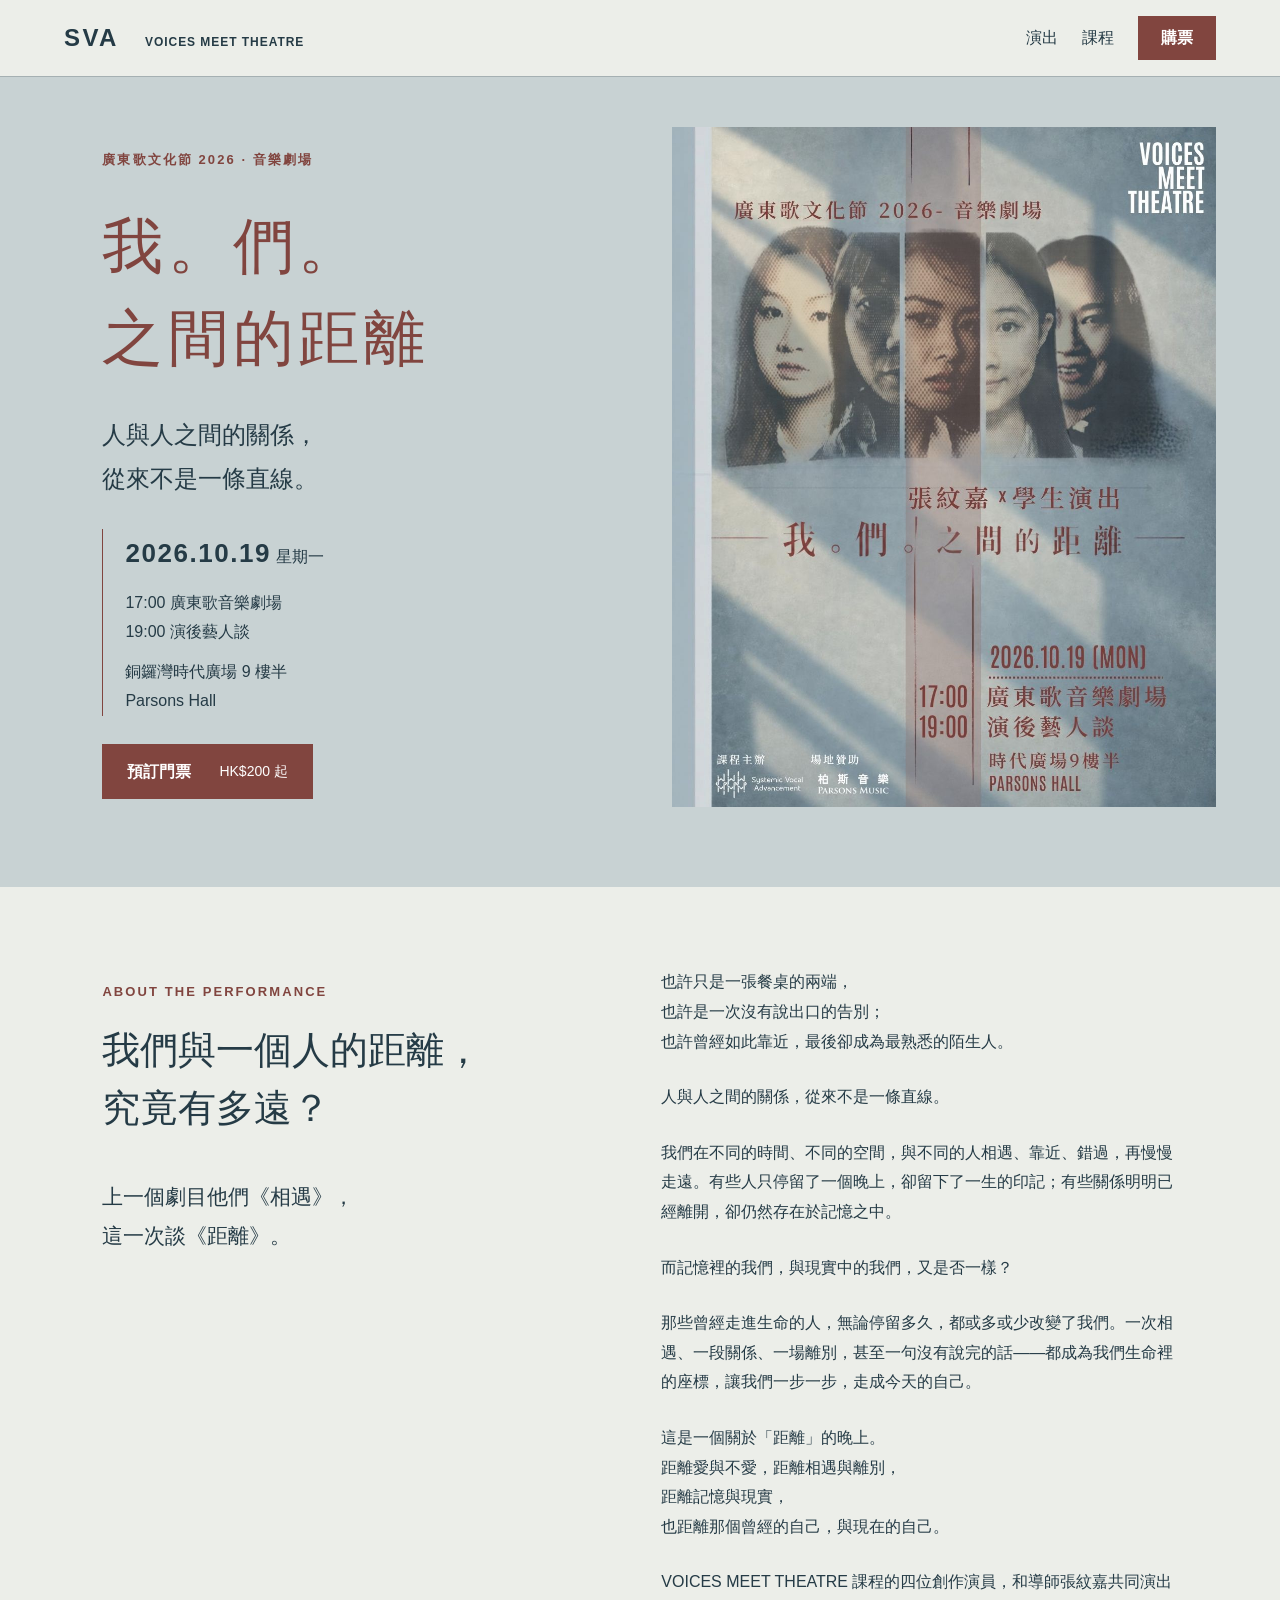
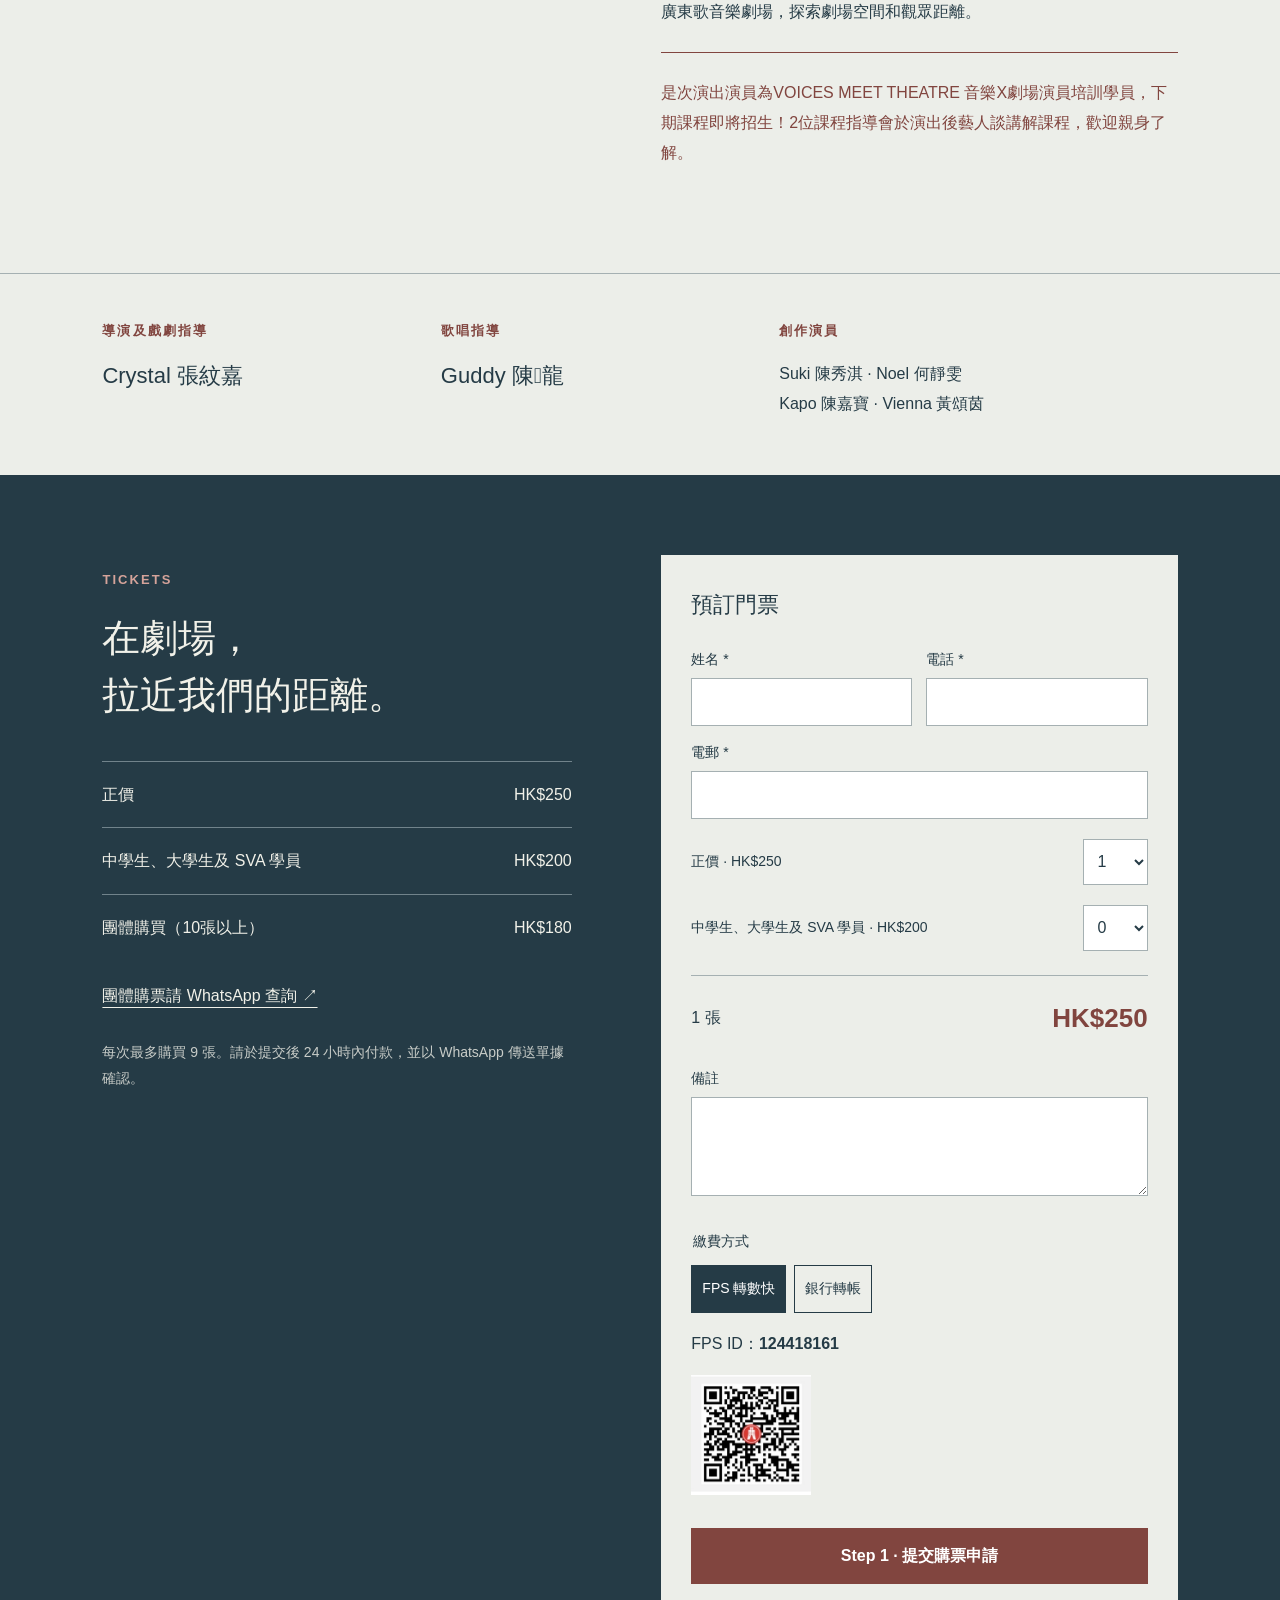
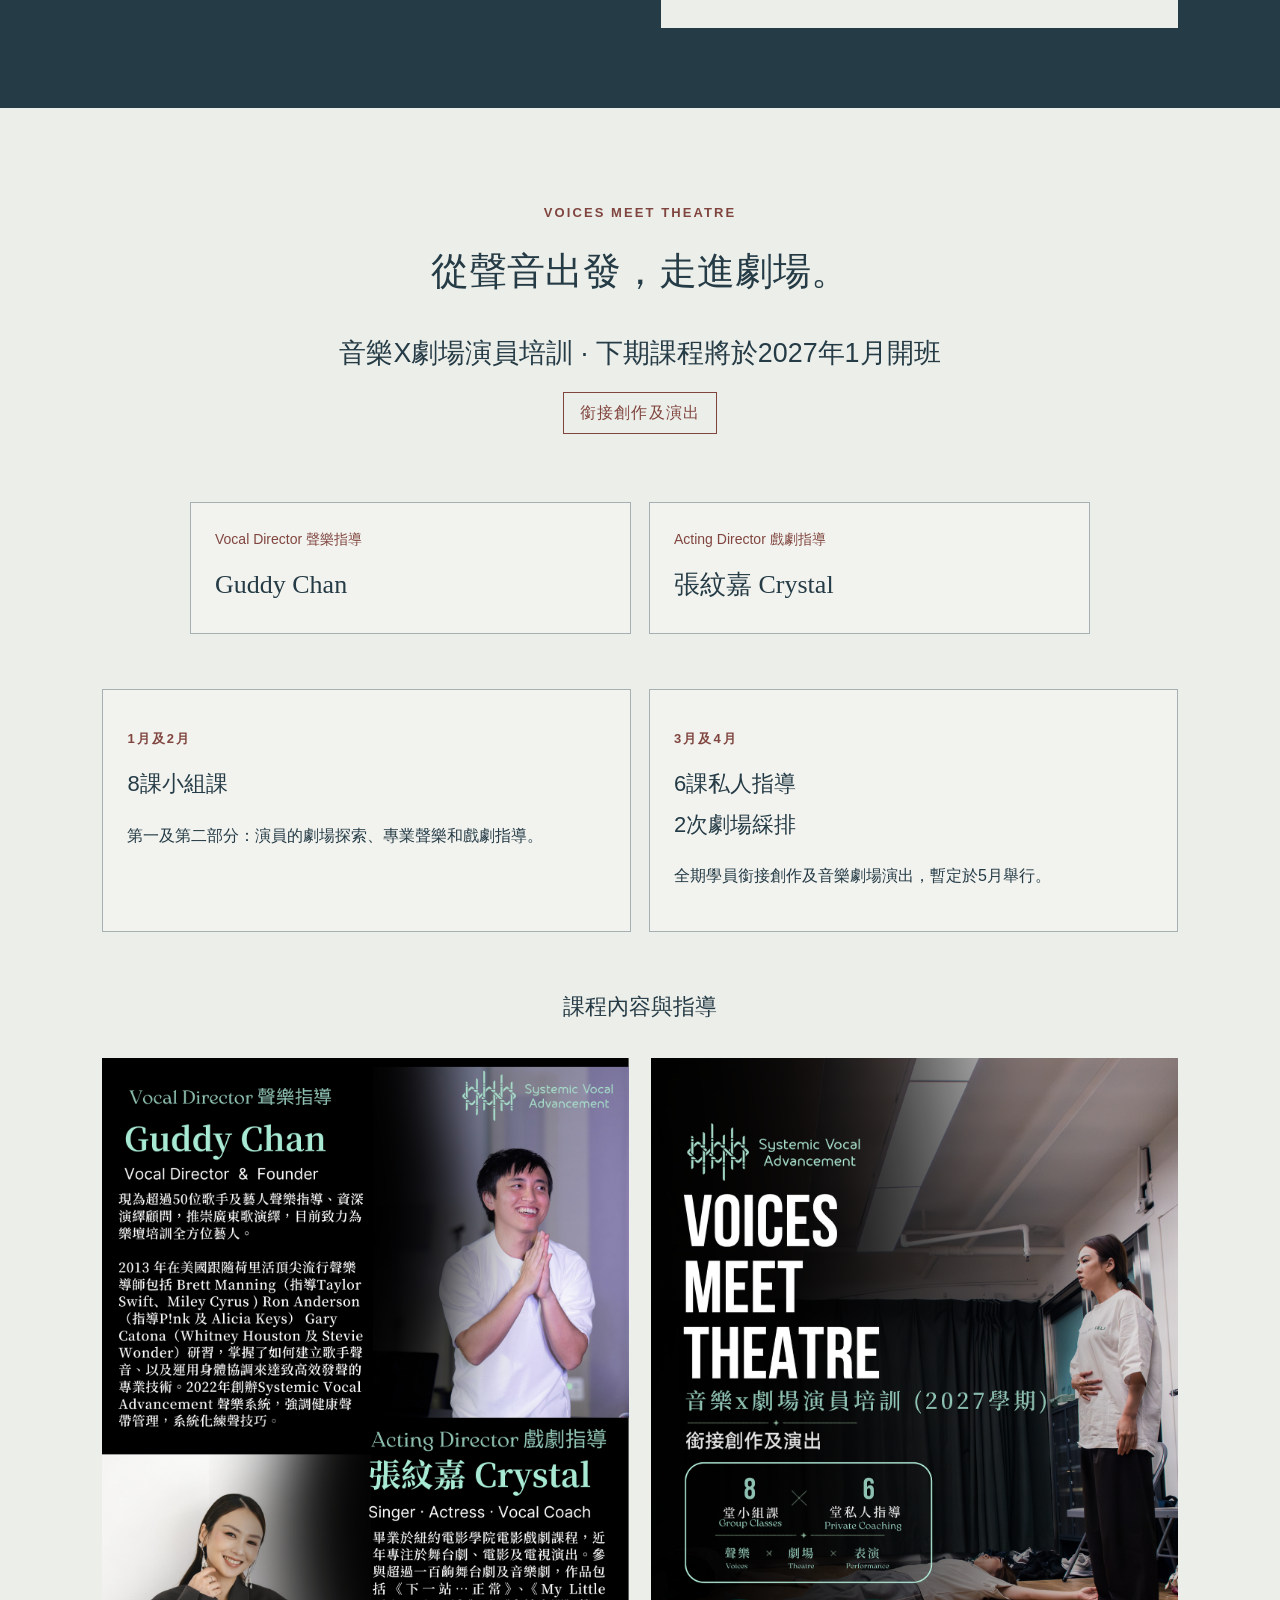
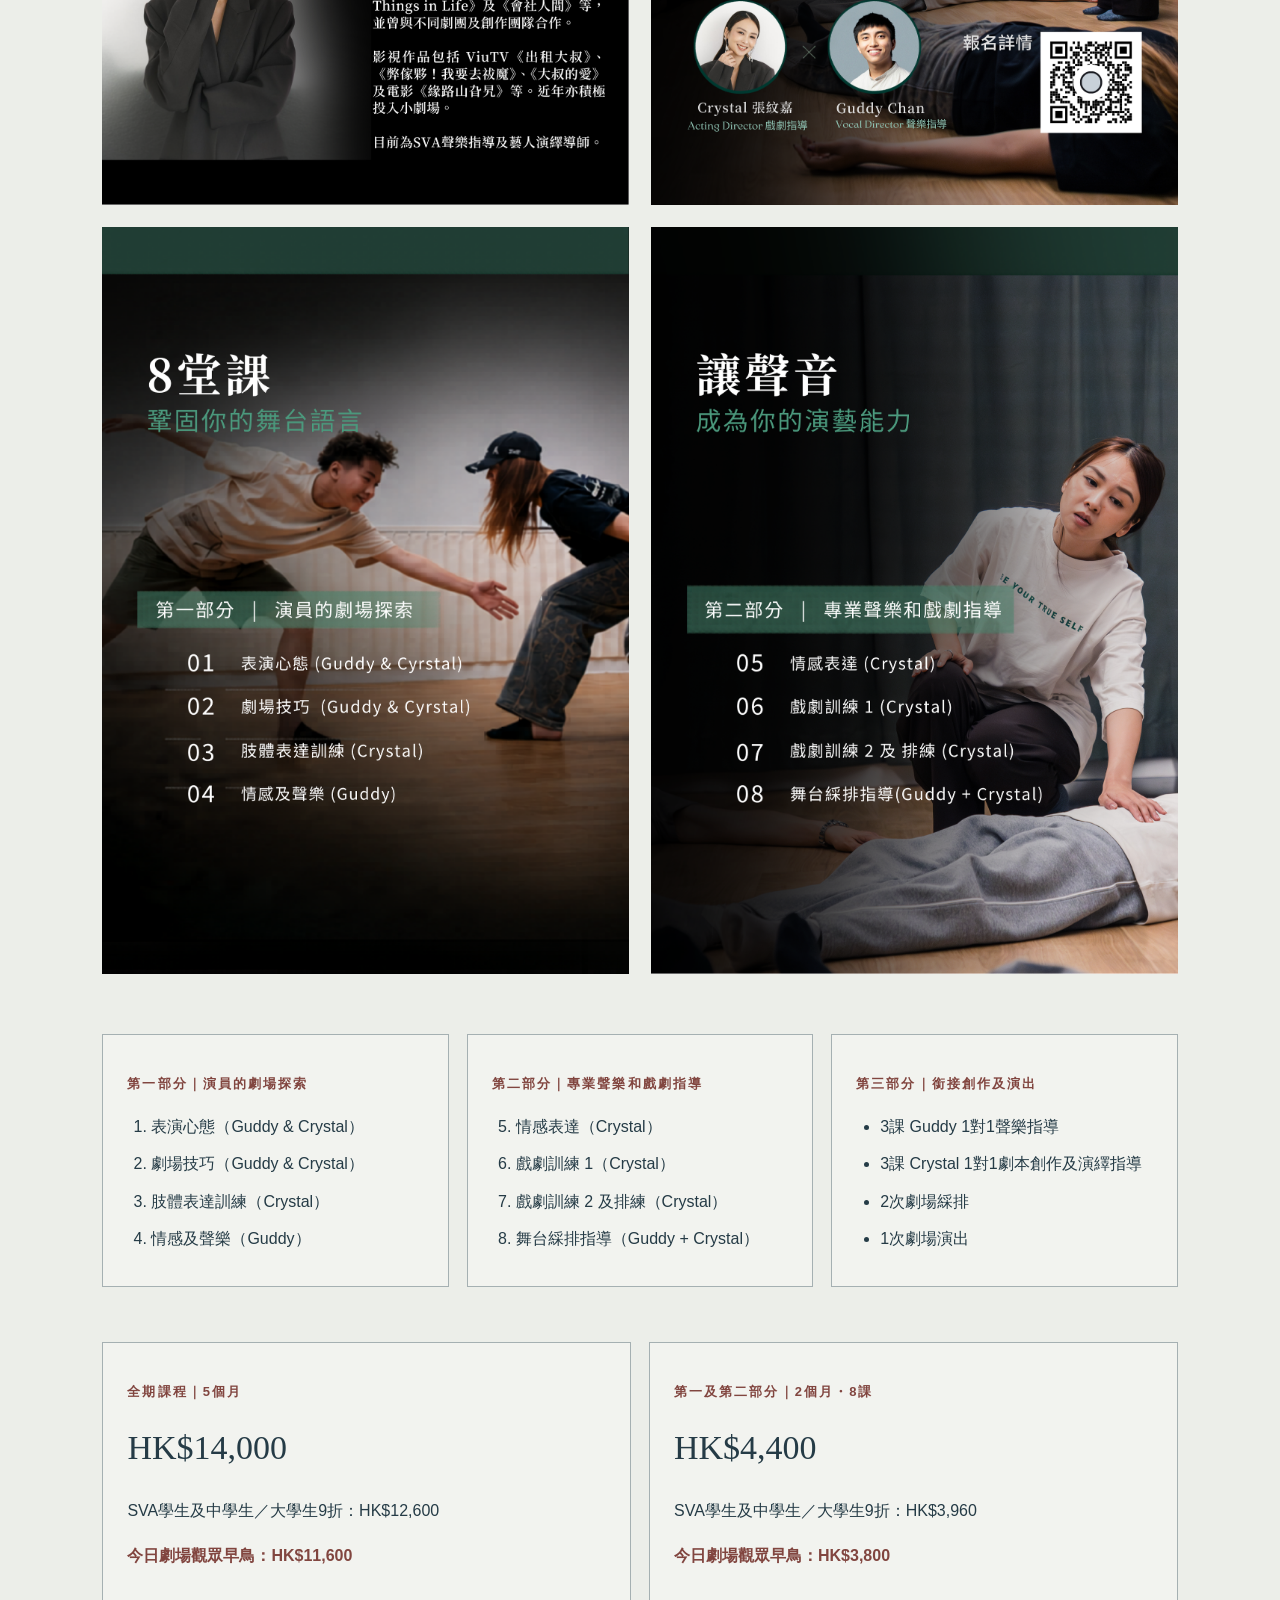
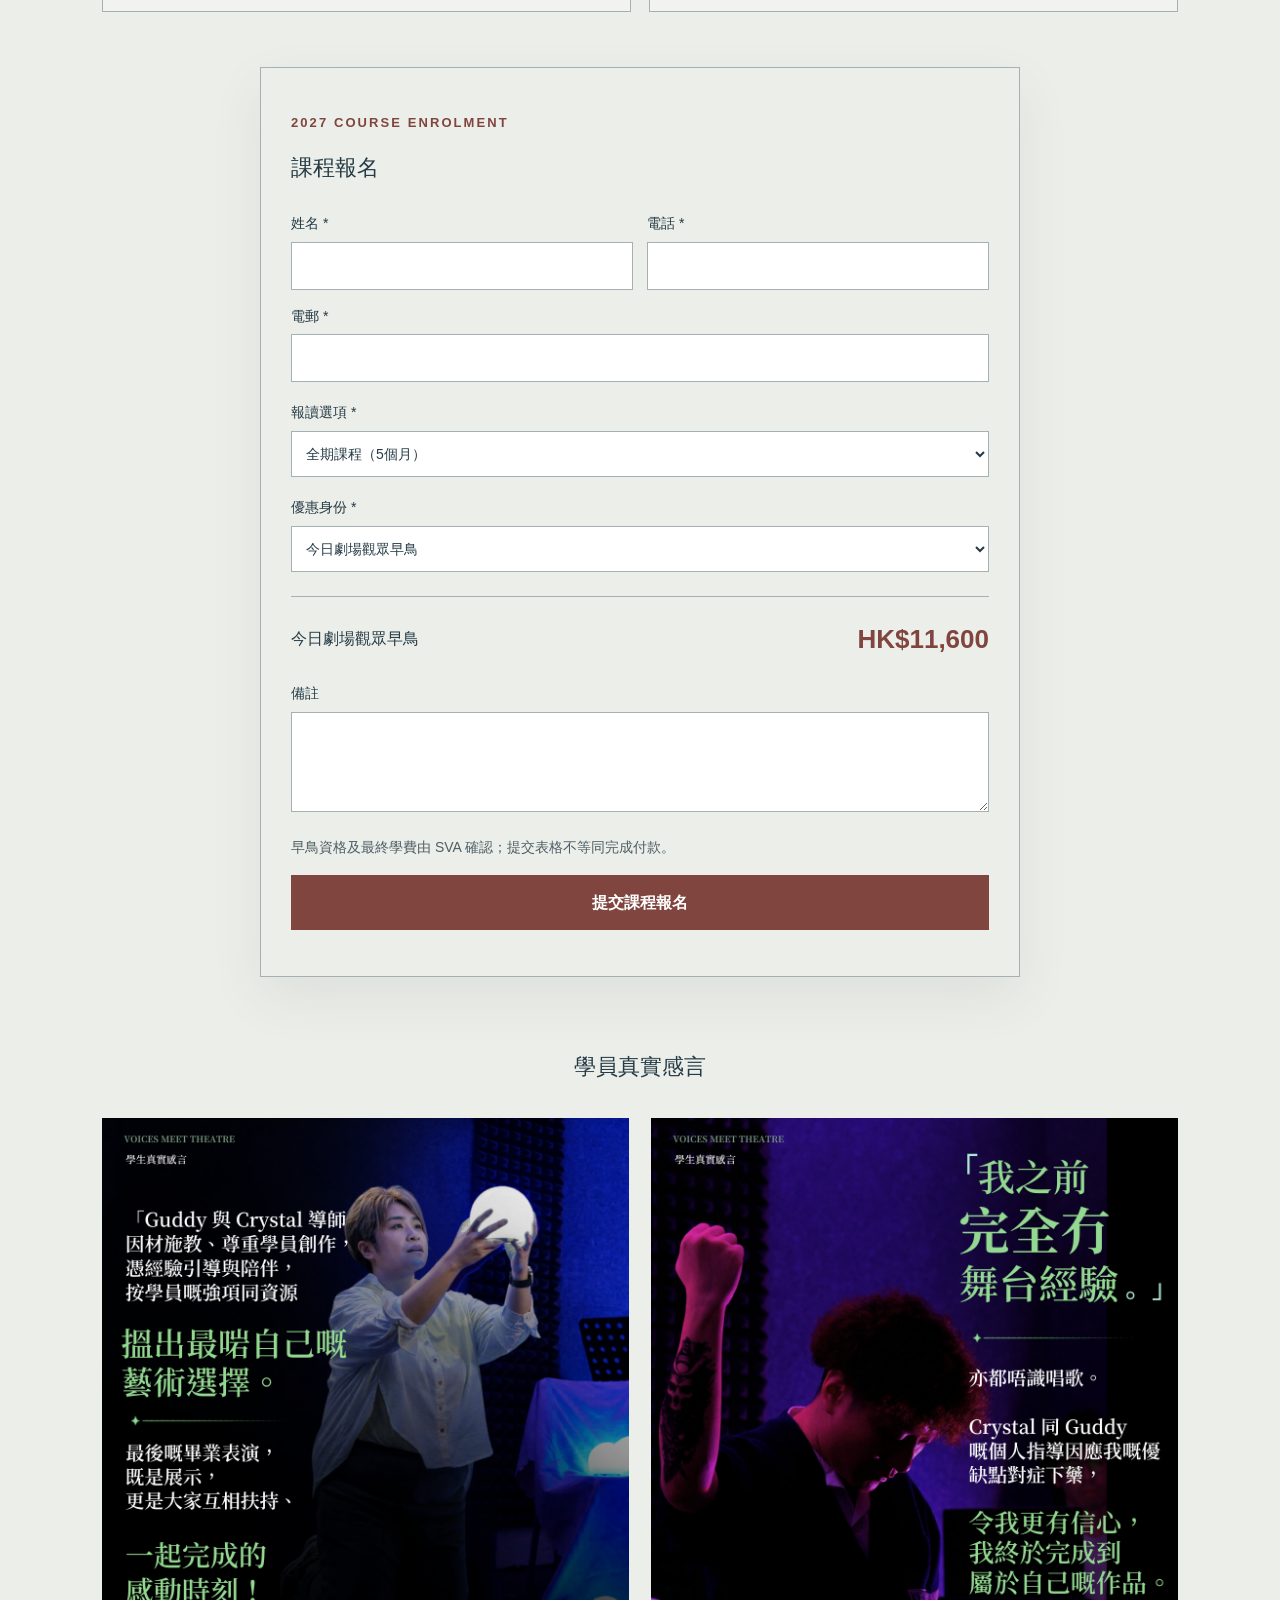
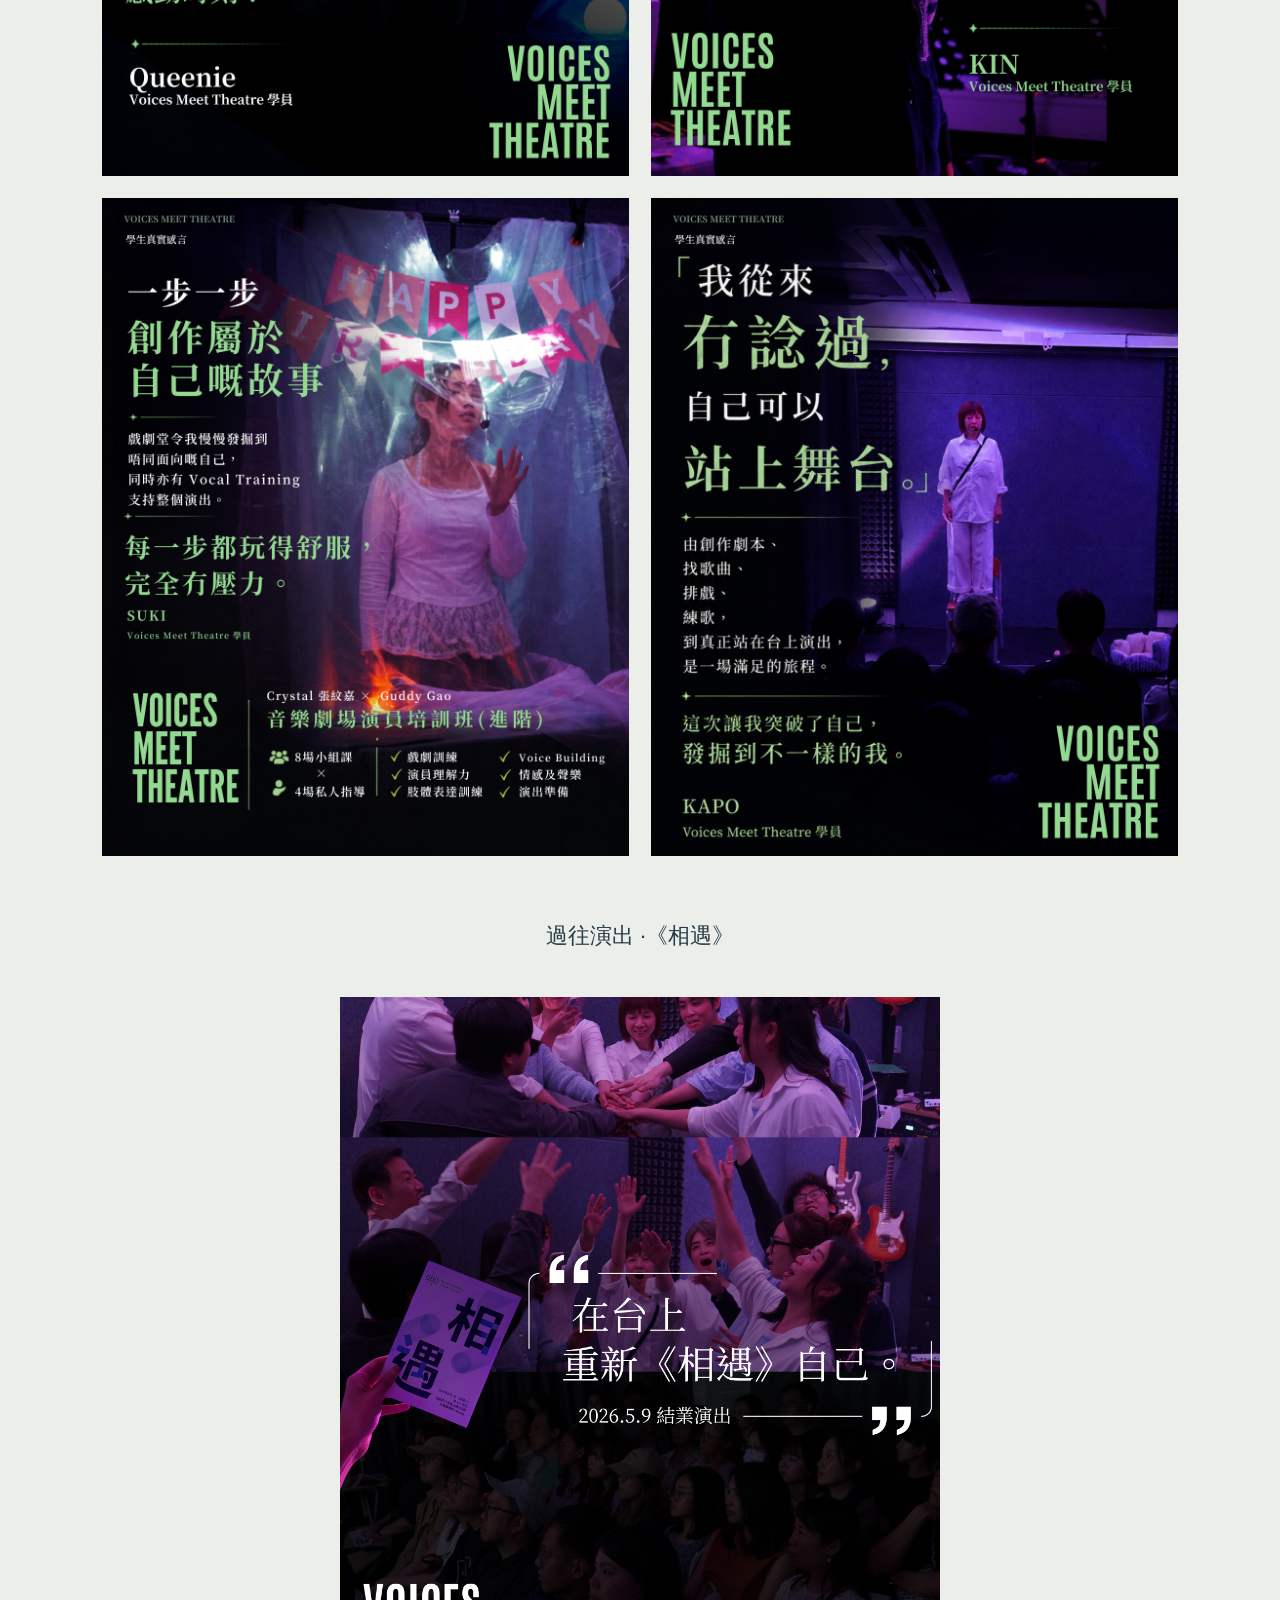
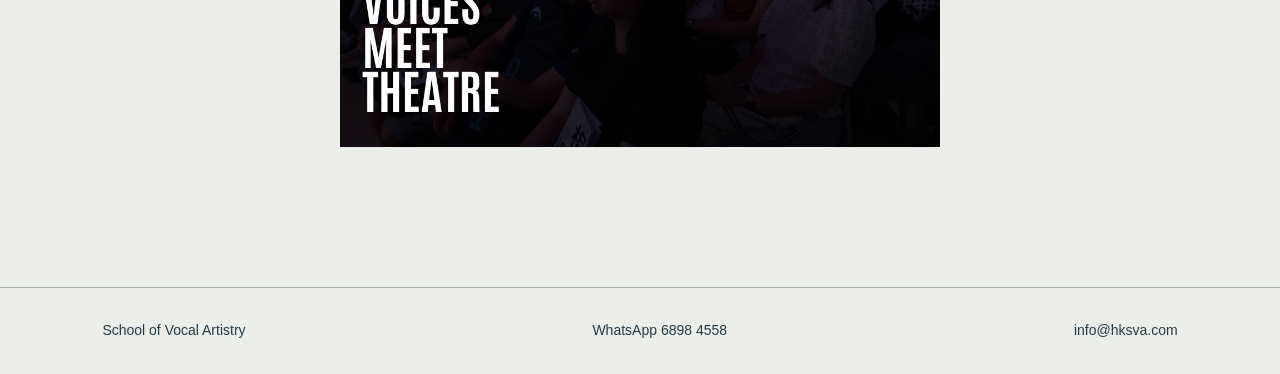
<file: theatre/index.html>
<!doctype html><html lang="zh-Hant"><head><meta charset="utf-8"><meta name="viewport" content="width=device-width,initial-scale=1"><title>我。們。之間的距離｜廣東歌音樂劇場</title><meta name="description" content="2026年10月19日，Crystal 張紋嘉與 VOICES MEET THEATRE 創作演員，於 Parsons Hall 演出廣東歌音樂劇場。"><link rel="icon" href="data:image/svg+xml,%3Csvg xmlns='http://www.w3.org/2000/svg' viewBox='0 0 40 40'%3E%3Crect width='40' height='40' fill='%233b515e'/%3E%3Cpath d='M15 5v30M25 5v30' stroke='%23e9e7df' stroke-width='2'/%3E%3C/svg%3E"><link rel="stylesheet" href="style.css"></head><body>
<header><a class="brand" href="https://hksva.com">SVA <span>VOICES MEET THEATRE</span></a><nav><a href="#story">演出</a><a href="#course">課程</a><a class="button small" href="#tickets">購票</a></nav></header>
<main><section class="hero"><div class="hero-copy"><p class="eyebrow">廣東歌文化節 2026 · 音樂劇場</p><h1>我。們。<br><span>之間的距離</span></h1><p class="intro">人與人之間的關係，<br>從來不是一條直線。</p><div class="event"><p><strong>2026.10.19</strong> 星期一</p><p>17:00 廣東歌音樂劇場<br>19:00 演後藝人談</p><p>銅鑼灣時代廣場 9 樓半<br>Parsons Hall</p></div><a class="button" href="#tickets">預訂門票 <span>HK$200 起</span></a></div><a class="poster" href="assets/theatre-poster.jpg" target="_blank" aria-label="查看完整演出海報"><img src="assets/theatre-poster.jpg" alt="我。們。之間的距離演出海報" width="1080" height="1350"></a></section>
<section id="story" class="story section"><div><p class="eyebrow">ABOUT THE PERFORMANCE</p><h2>我們與一個人的距離，<br>究竟有多遠？</h2><p class="lead">上一個劇目他們《相遇》，<br>這一次談《距離》。</p></div><div class="prose"><p>也許只是一張餐桌的兩端，<br>也許是一次沒有說出口的告別；<br>也許曾經如此靠近，最後卻成為最熟悉的陌生人。</p><p>人與人之間的關係，從來不是一條直線。</p><p>我們在不同的時間、不同的空間，與不同的人相遇、靠近、錯過，再慢慢走遠。有些人只停留了一個晚上，卻留下了一生的印記；有些關係明明已經離開，卻仍然存在於記憶之中。</p><p>而記憶裡的我們，與現實中的我們，又是否一樣？</p><p>那些曾經走進生命的人，無論停留多久，都或多或少改變了我們。一次相遇、一段關係、一場離別，甚至一句沒有說完的話——都成為我們生命裡的座標，讓我們一步一步，走成今天的自己。</p><p>這是一個關於「距離」的晚上。<br>距離愛與不愛，距離相遇與離別，<br>距離記憶與現實，<br>也距離那個曾經的自己，與現在的自己。</p><p>VOICES MEET THEATRE 課程的四位創作演員，和導師張紋嘉共同演出廣東歌音樂劇場，探索劇場空間和觀眾距離。</p><p class="course-note">是次演出演員為VOICES MEET THEATRE 音樂X劇場演員培訓學員，下期課程即將招生！2位課程指導會於演出後藝人談講解課程，歡迎親身了解。</p></div></section>
<section class="credits section"><div><p class="eyebrow">導演及戲劇指導</p><h3>Crystal 張紋嘉</h3></div><div><p class="eyebrow">歌唱指導</p><h3>Guddy 陳𠎀龍</h3></div><div><p class="eyebrow">創作演員</p><p>Suki 陳秀淇 · Noel 何靜雯<br>Kapo 陳嘉寶 · Vienna 黃頌茵</p></div></section>
<section id="tickets" class="section tickets"><div><p class="eyebrow">TICKETS</p><h2>在劇場，<br>拉近我們的距離。</h2><dl><div><dt>正價</dt><dd>HK$250</dd></div><div><dt>中學生、大學生及 SVA 學員</dt><dd>HK$200</dd></div><div><dt>團體購買（10張以上）</dt><dd>HK$180</dd></div></dl><a class="text-link" href="https://wa.me/85268984558?text=你好！我想查詢《我。們。之間的距離》團體購票。" target="_blank" rel="noopener">團體購票請 WhatsApp 查詢 ↗</a><p class="muted">每次最多購買 9 張。請於提交後 24 小時內付款，並以 WhatsApp 傳送單據確認。</p></div>
<form id="ticketForm"><h3>預訂門票</h3><div class="fields"><label>姓名 *<input id="fName" autocomplete="name" required maxlength="100"></label><label>電話 *<input id="fPhone" type="tel" autocomplete="tel" required maxlength="40"></label><label class="wide">電郵 *<input id="fEmail" type="email" autocomplete="email" required maxlength="200"></label></div><div class="ticket-row"><label for="regular">正價 · HK$250</label><select id="regular" aria-label="正價門票張數"></select></div><div class="ticket-row"><label for="student">中學生、大學生及 SVA 學員 · HK$200</label><select id="student" aria-label="優惠門票張數"></select></div><p id="quantityError" role="alert"></p><div class="total" aria-live="polite"><span id="count">1 張</span><strong id="total">HK$250</strong></div><label>備註<textarea id="fNote" rows="3" maxlength="1500"></textarea></label><fieldset><legend>繳費方式</legend><div class="pay-tabs"><button type="button" id="tabFps" aria-pressed="true">FPS 轉數快</button><button type="button" id="tabBank" aria-pressed="false">銀行轉帳</button></div><div id="payFps"><p>FPS ID：<strong>124418161</strong></p><img class="qr" src="assets/fps.jpg" alt="原 workshop FPS 付款二維碼"></div><div id="payBank" hidden><p>恒生銀行 Hang Seng Bank<br>Guddy's Vocal Studio<br><strong>242-436046-001</strong></p></div></fieldset><button id="submitBtn" class="button" type="submit">Step 1 · 提交購票申請</button><p id="submitStatus" role="status" aria-live="polite"></p><div id="followup" hidden><a id="successWa" class="button" target="_blank" rel="noopener">Step 2 · WhatsApp 提交單據</a><p>請於 24 小時內完成付款。購票及付款狀態以 SVA 確認為準。</p></div></form></section>
<section id="course" class="section course">
  <p class="eyebrow">VOICES MEET THEATRE</p>
  <h2>從聲音出發，走進劇場。</h2>
  <p class="course-kicker">音樂X劇場演員培訓 · 下期課程將於2027年1月開班</p>
  <p class="course-bridge">銜接創作及演出</p>

  <div class="director-grid">
    <div><span>Vocal Director 聲樂指導</span><strong>Guddy Chan</strong></div>
    <div><span>Acting Director 戲劇指導</span><strong>張紋嘉 Crystal</strong></div>
  </div>

  <div class="term-grid">
    <article><p class="eyebrow">1月及2月</p><h3>8課小組課</h3><p>第一及第二部分：演員的劇場探索、專業聲樂和戲劇指導。</p></article>
    <article><p class="eyebrow">3月及4月</p><h3>6課私人指導<br>2次劇場綵排</h3><p>全期學員銜接創作及音樂劇場演出，暫定於5月舉行。</p></article>
  </div>

  <h3>課程內容與指導</h3>
  <div class="gallery course-gallery">
    <a href="assets/course-2027-directors.png" target="_blank" rel="noopener"><img src="assets/course-2027-directors.png" alt="Guddy Chan 聲樂指導及張紋嘉 Crystal 戲劇指導" loading="lazy" width="1409" height="2000"></a>
    <a href="assets/course-2027-overview.png" target="_blank" rel="noopener"><img src="assets/course-2027-overview.png" alt="VOICES MEET THEATRE 2027課程概覽" loading="lazy" width="1409" height="2000"></a>
    <a href="assets/course-2027-part-1.png" target="_blank" rel="noopener"><img src="assets/course-2027-part-1.png" alt="第一部分：演員的劇場探索" loading="lazy" width="1409" height="2000"></a>
    <a href="assets/course-2027-part-2.png" target="_blank" rel="noopener"><img src="assets/course-2027-part-2.png" alt="第二部分：專業聲樂和戲劇指導" loading="lazy" width="1409" height="2000"></a>
  </div>

  <div class="curriculum-grid">
    <article><p class="eyebrow">第一部分｜演員的劇場探索</p><ol><li>表演心態（Guddy &amp; Crystal）</li><li>劇場技巧（Guddy &amp; Crystal）</li><li>肢體表達訓練（Crystal）</li><li>情感及聲樂（Guddy）</li></ol></article>
    <article><p class="eyebrow">第二部分｜專業聲樂和戲劇指導</p><ol start="5"><li>情感表達（Crystal）</li><li>戲劇訓練 1（Crystal）</li><li>戲劇訓練 2 及排練（Crystal）</li><li>舞台綵排指導（Guddy + Crystal）</li></ol></article>
    <article><p class="eyebrow">第三部分｜銜接創作及演出</p><ul><li>3課 Guddy 1對1聲樂指導</li><li>3課 Crystal 1對1劇本創作及演繹指導</li><li>2次劇場綵排</li><li>1次劇場演出</li></ul></article>
  </div>

  <div class="course-price-grid">
    <article><p class="eyebrow">全期課程｜5個月</p><strong>HK$14,000</strong><p>SVA學生及中學生／大學生9折：HK$12,600</p><p class="early-price">今日劇場觀眾早鳥：HK$11,600</p></article>
    <article><p class="eyebrow">第一及第二部分｜2個月・8課</p><strong>HK$4,400</strong><p>SVA學生及中學生／大學生9折：HK$3,960</p><p class="early-price">今日劇場觀眾早鳥：HK$3,800</p></article>
  </div>

  <form id="courseForm" class="course-form">
    <p class="eyebrow">2027 COURSE ENROLMENT</p><h3>課程報名</h3>
    <div class="fields"><label>姓名 *<input id="cName" autocomplete="name" required maxlength="100"></label><label>電話 *<input id="cPhone" type="tel" autocomplete="tel" required maxlength="40"></label><label class="wide">電郵 *<input id="cEmail" type="email" autocomplete="email" required maxlength="200"></label></div>
    <label>報讀選項 *<select id="cPackage" required><option value="full">全期課程（5個月）</option><option value="part12">第一及第二部分（2個月／8課）</option></select></label>
    <label>優惠身份 *<select id="cStatus" required><option value="Early Bird Theatre Audience">今日劇場觀眾早鳥</option><option value="SVA Student">SVA學生</option><option value="Student">中學生／大學生</option><option value="General">一般報名</option></select></label>
    <div class="total course-total" aria-live="polite"><span id="courseFeeLabel">今日劇場觀眾早鳥</span><strong id="courseTotal">HK$11,600</strong></div>
    <label>備註<textarea id="cNote" rows="3" maxlength="1500"></textarea></label>
    <p class="muted">早鳥資格及最終學費由 SVA 確認；提交表格不等同完成付款。</p>
    <button id="courseSubmitBtn" class="button" type="submit">提交課程報名</button><p id="courseSubmitStatus" role="status" aria-live="polite"></p>
    <div id="courseFollowup" hidden><a id="courseSuccessWa" class="button" target="_blank" rel="noopener">WhatsApp 確認報名</a></div>
  </form>

  <h3>學員真實感言</h3><div class="gallery"><a href="assets/testimonial-1.png" target="_blank" rel="noopener"><img src="assets/testimonial-1.png" alt="學員感言 1" loading="lazy" width="1080" height="1350"></a><a href="assets/testimonial-2.png" target="_blank" rel="noopener"><img src="assets/testimonial-2.png" alt="學員感言 2" loading="lazy" width="1080" height="1350"></a><a href="assets/testimonial-3.png" target="_blank" rel="noopener"><img src="assets/testimonial-3.png" alt="學員感言 3" loading="lazy" width="1080" height="1350"></a><a href="assets/testimonial-4.png" target="_blank" rel="noopener"><img src="assets/testimonial-4.png" alt="學員感言 4" loading="lazy" width="1080" height="1350"></a></div>
  <h3>過往演出 ·《相遇》</h3><div class="past"><a href="assets/past-performance.png" target="_blank" rel="noopener"><img src="assets/past-performance.png" alt="2026年5月9日《相遇》結業演出" loading="lazy" width="1080" height="1350"></a></div>
</section></main><footer><span>School of Vocal Artistry</span><a href="https://wa.me/85268984558" target="_blank" rel="noopener">WhatsApp 6898 4558</a><a href="mailto:info@hksva.com">info@hksva.com</a></footer><script src="app.js"></script></body></html>
</file>
<file: theatre/style.css>
:root{--ink:#253b46;--paper:#eceee9;--red:#81453f;--line:#a5b0b2}*{box-sizing:border-box}html{scroll-behavior:smooth;scroll-padding-top:90px}body{margin:0;background:var(--paper);color:var(--ink);font:16px/1.85 -apple-system,BlinkMacSystemFont,'Noto Sans TC',sans-serif}a{color:inherit;text-decoration:none}a:hover{text-decoration:underline}button,input,select,textarea{font:inherit}button,a,input,select,textarea{touch-action:manipulation}a:focus-visible,button:focus-visible,input:focus-visible,select:focus-visible,textarea:focus-visible{outline:3px solid #ad6252;outline-offset:4px}header{position:sticky;top:0;z-index:10;display:flex;justify-content:space-between;align-items:center;padding:16px 5vw;background:#eceee9f5;border-bottom:1px solid var(--line)}.brand{font-size:24px;font-weight:750;letter-spacing:.1em}.brand span{font-size:12px;letter-spacing:.08em;margin-left:18px}nav{display:flex;align-items:center;gap:24px}main{max-width:1600px;margin:auto}.hero{display:grid;grid-template-columns:1fr 1fr;align-items:center;gap:5vw;padding:50px 5vw 80px;background:#c8d2d3}.hero-copy{padding-left:3vw}.eyebrow{font-size:13px;letter-spacing:.16em;font-weight:600;color:var(--red)}h1,h2{font-family:'Songti TC','Noto Serif TC',serif;font-weight:500;line-height:1.5}h1{font-size:clamp(36px,4.8vw,76px);letter-spacing:.07em;color:var(--red);margin:28px 0}h1 span{white-space:nowrap}.intro{font-family:'Songti TC',serif;font-size:24px}.event{border-left:1px solid var(--red);padding-left:22px;margin:28px 0}.event p{margin:10px 0}.event strong{font-size:26px;letter-spacing:.06em}.poster img{width:100%;height:auto;display:block}.button{border:1px solid var(--red);display:inline-flex;gap:28px;align-items:center;justify-content:center;background:var(--red);color:white;padding:14px 24px;font-weight:600;cursor:pointer;line-height:1.6}.button:hover{background:#63322f;text-decoration:none}.button span{font-weight:400;font-size:14px}.button.small{padding:8px 22px}.section{padding:80px 8vw}.story{display:grid;grid-template-columns:1fr 1.1fr;gap:7vw}h2{font-size:clamp(28px,3vw,44px);margin:18px 0 28px}h3{font-size:22px;font-weight:500}.lead{font-size:21px;margin-top:40px}.prose p{margin:0 0 26px}.course-note{border-top:1px solid var(--red);padding-top:25px;color:var(--red)}.credits{padding-top:32px;padding-bottom:40px;display:grid;grid-template-columns:1fr 1fr 1.3fr;gap:32px;border-top:1px solid var(--line)}.credits h3{margin:10px 0}.tickets{background:var(--ink);color:#f1f1e9;display:grid;grid-template-columns:1fr 1.1fr;gap:7vw}.tickets .eyebrow{color:#d5a39a}dl{margin:36px 0 20px}dl div{border-top:1px solid #71838b;padding:18px 0;display:flex;gap:18px;justify-content:space-between}dd{margin:0;white-space:nowrap}dt{max-width:70%}.text-link{text-decoration:underline;text-underline-offset:6px}.muted{font-size:14px;opacity:.8}.tickets .muted{margin-top:30px}form{background:var(--paper);color:var(--ink);padding:30px}form h3{margin:0 0 22px}.fields{display:grid;grid-template-columns:1fr 1fr;gap:14px}.wide{grid-column:1/-1}label{display:block;font-size:14px}input,textarea,select{border:1px solid var(--line);border-radius:0;background:#fff;color:var(--ink);padding:10px;min-height:46px;max-width:100%}input,textarea{width:100%;margin-top:5px}textarea{resize:vertical}.ticket-row{display:flex;justify-content:space-between;align-items:center;gap:15px;margin-top:20px}.ticket-row label{max-width:75%}.ticket-row select{min-width:65px}.total{display:flex;justify-content:space-between;align-items:center;border-top:1px solid var(--line);margin:24px 0;padding-top:18px}.total strong{font-size:26px;color:var(--red)}fieldset{border:0;padding:0;margin:24px 0}legend{font-size:14px}.pay-tabs{display:flex;margin-top:10px;gap:8px}.pay-tabs button{padding:10px;border:1px solid var(--ink);background:transparent;color:var(--ink);cursor:pointer;font-size:14px}.pay-tabs button[aria-pressed=true]{background:var(--ink);color:white}.qr{width:120px;height:auto}#quantityError{color:#9b2424;font-size:14px;margin:8px 0}#submitBtn{width:100%}button:disabled{opacity:.65;cursor:default}#submitStatus{font-size:14px}#followup p{font-size:14px}.course{text-align:center}.course-cover,.past{max-width:600px;margin:40px auto 60px}.course img{display:block;width:100%;height:auto}.gallery{display:grid;grid-template-columns:repeat(2,1fr);gap:22px;margin:30px 0 60px}.gallery a{min-width:0}footer{display:flex;justify-content:space-between;flex-wrap:wrap;gap:15px;padding:30px 8vw;border-top:1px solid var(--line);font-size:14px}[hidden]{display:none!important}@media(max-width:760px){header{padding:12px 5vw}.brand span{display:none}nav{gap:16px;font-size:14px}.hero{grid-template-columns:1fr;padding:24px 5vw 42px;gap:30px}.hero-copy{padding:0}.poster{grid-row:1}.hero h1{font-size:38px;margin:18px 0}.intro{font-size:20px}.section{padding:48px 6vw}.story,.tickets{grid-template-columns:1fr;gap:25px}.credits{grid-template-columns:1fr;gap:8px}.credits p{margin:5px 0}.lead{margin-top:18px}form{padding:22px}.fields{grid-template-columns:1fr}.wide{grid-column:auto}.gallery{gap:14px;grid-template-columns:1fr}.course-cover,.past{margin:28px auto 40px}.course h3{margin-top:35px}}@media(prefers-reduced-motion:reduce){html{scroll-behavior:auto}}

.course-kicker{font-size:clamp(18px,2.1vw,28px);margin:0}.course-bridge{display:inline-block;margin:14px 0 38px;padding:5px 16px;border:1px solid var(--red);color:var(--red);letter-spacing:.08em}.director-grid,.term-grid,.curriculum-grid,.course-price-grid{display:grid;grid-template-columns:repeat(2,1fr);gap:18px;margin:30px auto 55px;text-align:left}.director-grid{max-width:900px}.director-grid div,.term-grid article,.curriculum-grid article,.course-price-grid article{border:1px solid var(--line);padding:24px;background:rgba(255,255,255,.28)}.director-grid span{display:block;font-size:14px;color:var(--red)}.director-grid strong{display:block;font-family:'Songti TC','Noto Serif TC',serif;font-size:26px;font-weight:500;margin-top:8px}.term-grid article h3{margin:7px 0}.curriculum-grid{grid-template-columns:repeat(3,1fr)}.curriculum-grid ol,.curriculum-grid ul{margin:15px 0 0;padding-left:24px}.curriculum-grid li{margin:8px 0}.course-price-grid strong{font-family:'Songti TC','Noto Serif TC',serif;font-size:34px;font-weight:500}.early-price{color:var(--red);font-weight:700}.course-form{max-width:760px;margin:30px auto 70px;text-align:left;border:1px solid var(--line);box-shadow:0 20px 50px rgba(37,59,70,.08)}.course-form>label{margin-top:18px}.course-form select{width:100%;margin-top:5px}.course-form .button{width:100%}.course-total{margin-bottom:14px}.course-gallery{align-items:start}@media(max-width:900px){.curriculum-grid{grid-template-columns:1fr}.term-grid,.course-price-grid{grid-template-columns:1fr}}@media(max-width:760px){.director-grid{grid-template-columns:1fr}.course-kicker{font-size:18px}.director-grid div,.term-grid article,.curriculum-grid article,.course-price-grid article{padding:18px}.course-form{margin-bottom:50px}}
</file>
